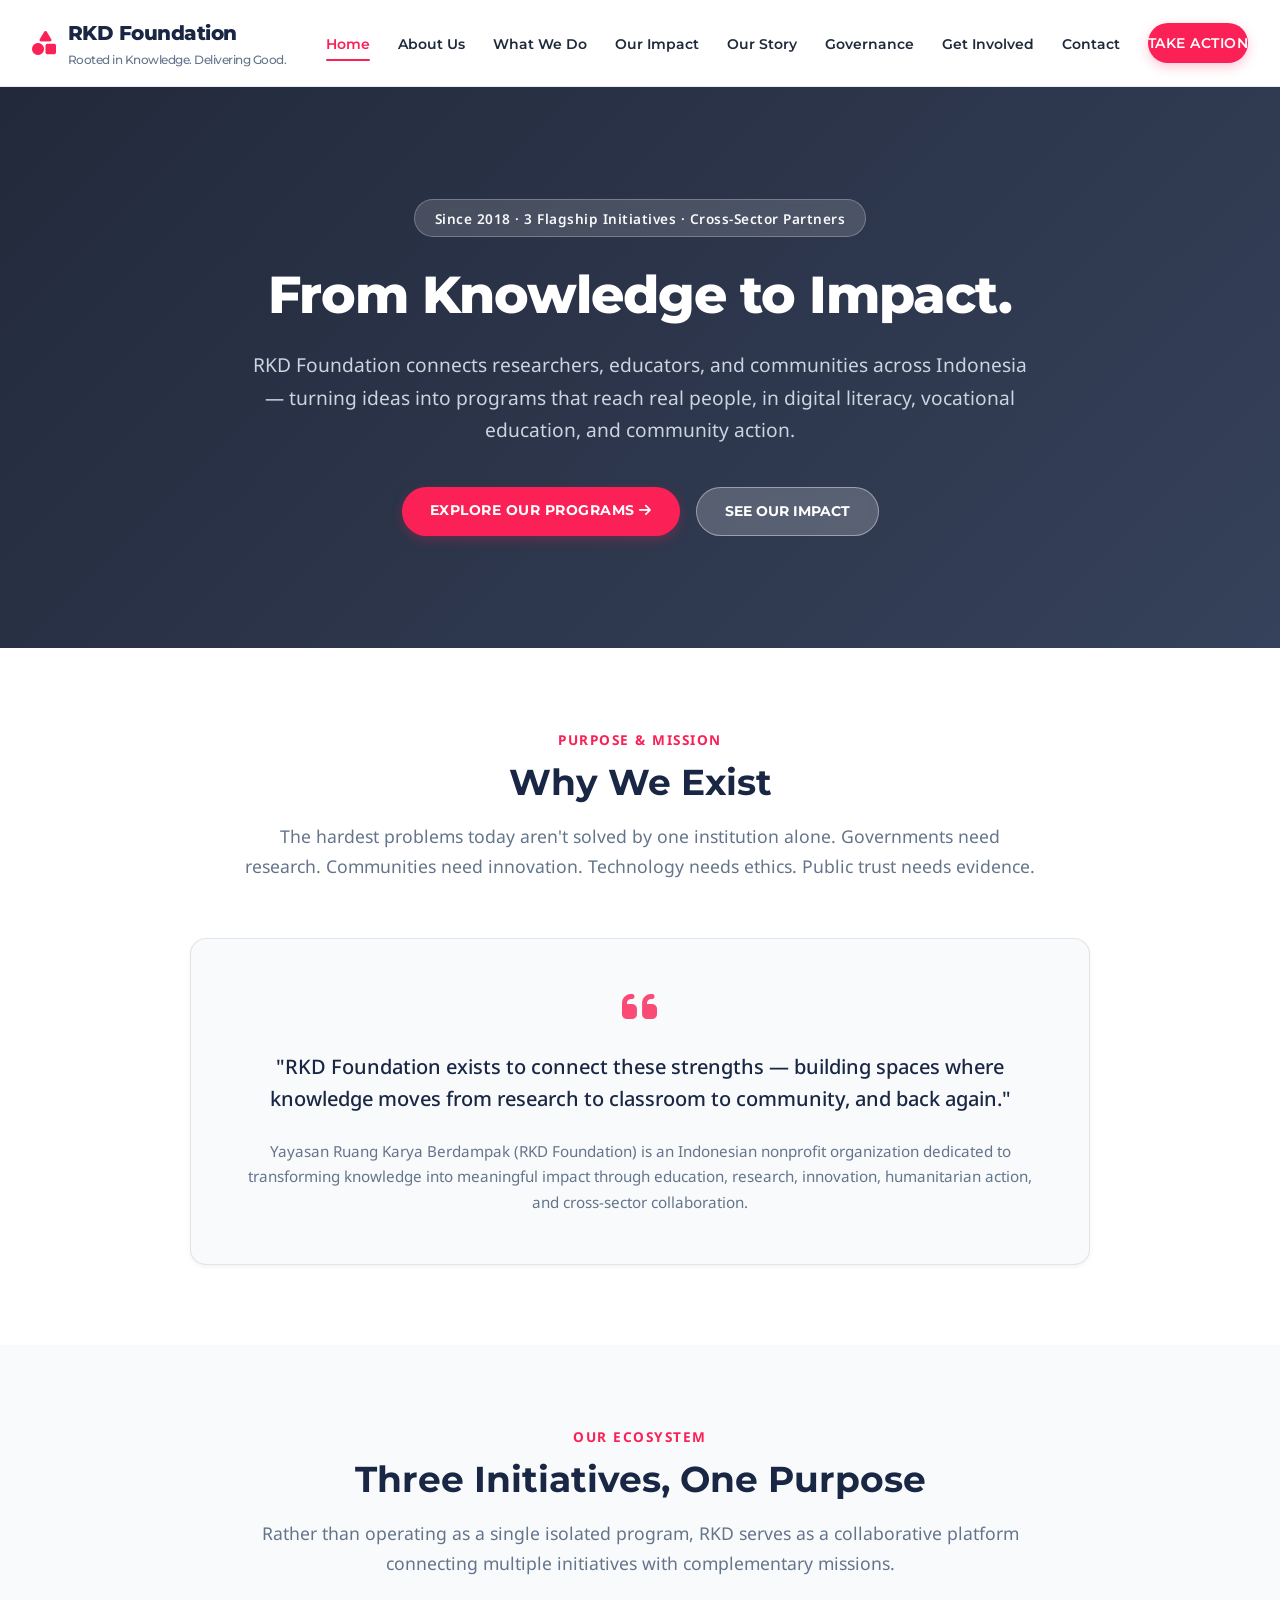
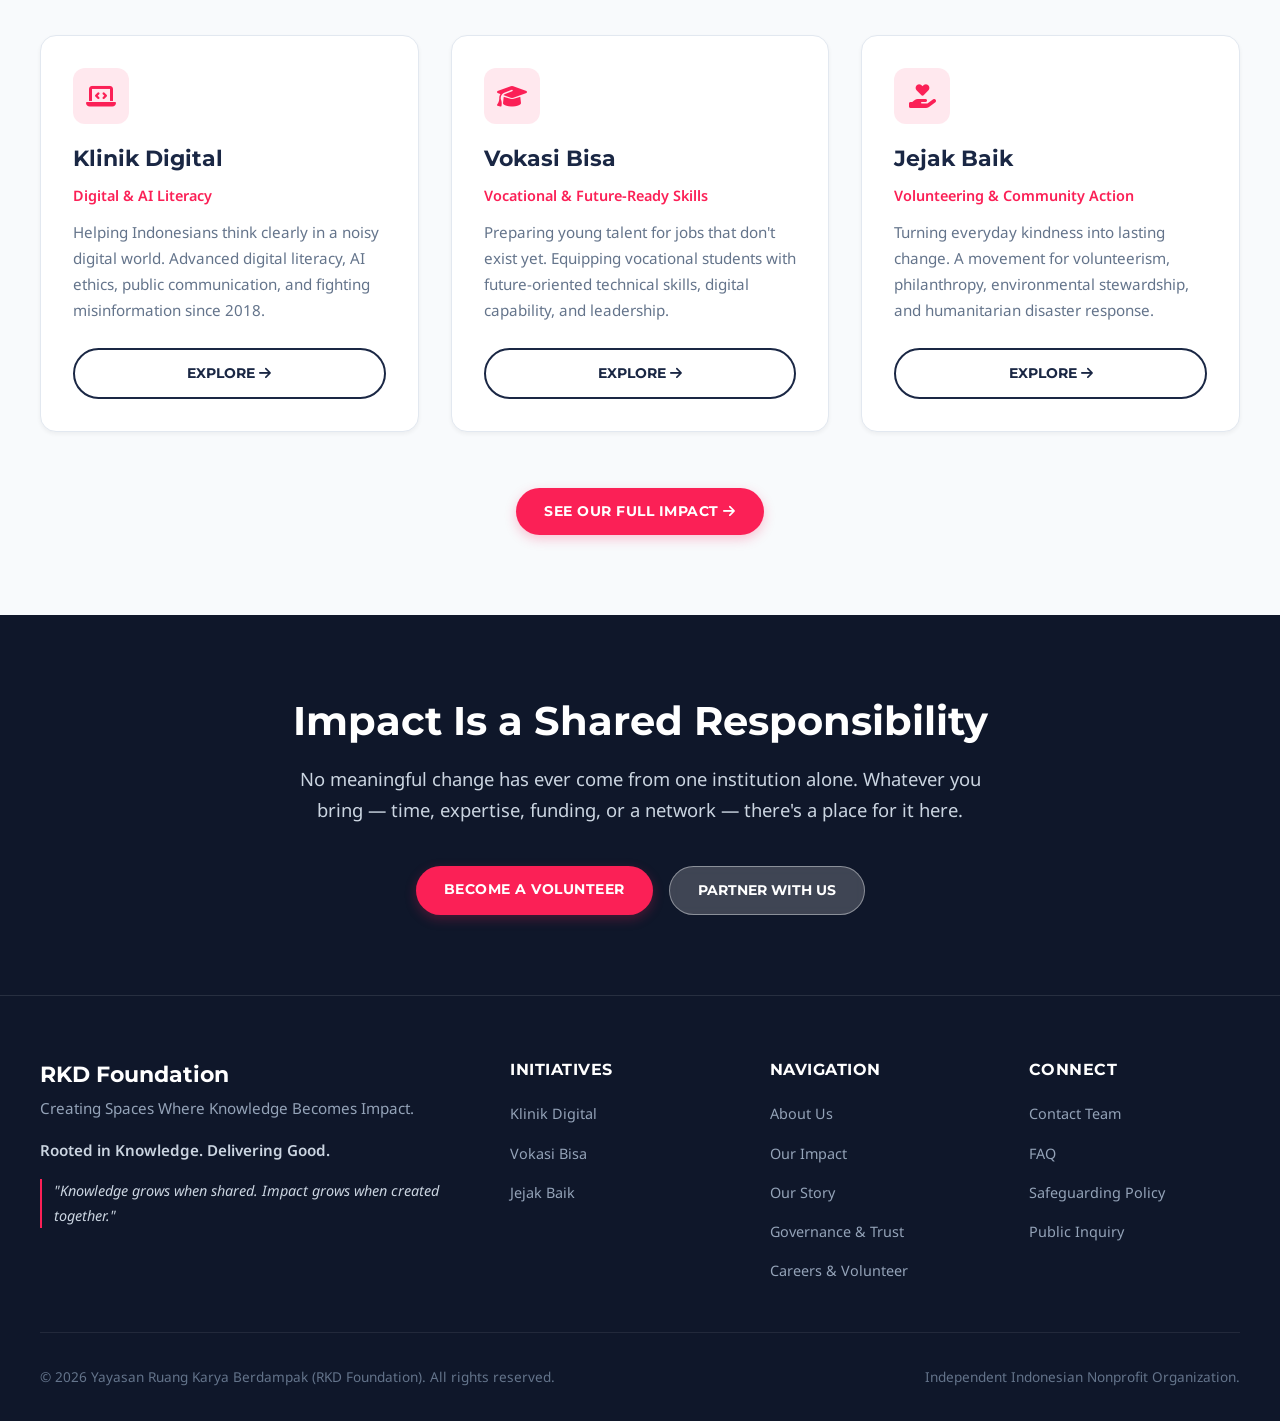
<file: index.html>
<!DOCTYPE html>
<html lang="id">
<head>
  <meta charset="UTF-8">
  <meta name="viewport" content="width=device-width, initial-scale=1.0">
  <title>RKD Foundation — From Knowledge to Impact</title>
  <link rel="stylesheet" href="css/style.css">
  <link rel="stylesheet" href="https://cdnjs.cloudflare.com/ajax/libs/font-awesome/6.4.0/css/all.min.css">
</head>
<body>

  <!-- HEADER -->
  <header class="site-header">
    <div class="header-container">
      <a href="index.html" class="brand-logo">
        <i class="fa-solid fa-shapes" style="color: var(--accent-red); font-size: 1.5rem;"></i>
        <div>
          RKD Foundation
          <span class="brand-tagline">Rooted in Knowledge. Delivering Good.</span>
        </div>
      </a>
      
      <button class="mobile-menu-toggle" aria-label="Toggle Navigation">
        <i class="fa-solid fa-bars"></i>
      </button>

      <ul class="nav-links">
        <li><a href="index.html" class="active">Home</a></li>
        <li><a href="about.html">About Us</a></li>
        <li><a href="what-we-do.html">What We Do</a></li>
        <li><a href="our-impact.html">Our Impact</a></li>
        <li><a href="our-story.html">Our Story</a></li>
        <li><a href="governance.html">Governance</a></li>
        <li><a href="get-involved.html">Get Involved</a></li>
        <li><a href="contact.html">Contact</a></li>
        <li><a href="get-involved.html" class="btn-cta">Take Action</a></li>
      </ul>
    </div>
  </header>

  <!-- HERO SECTION -->
  <section class="hero-banner">
    <div class="hero-content">
      <span class="hero-badge">Since 2018 · 3 Flagship Initiatives · Cross-Sector Partners</span>
      <h1 class="hero-title">From Knowledge to Impact.</h1>
      <p class="hero-subtitle">
        RKD Foundation connects researchers, educators, and communities across Indonesia — turning ideas into programs that reach real people, in digital literacy, vocational education, and community action.
      </p>
      <div class="hero-actions">
        <a href="what-we-do.html" class="btn-cta">Explore Our Programs <i class="fa-solid fa-arrow-right ml-2"></i></a>
        <a href="our-impact.html" class="btn-light">See Our Impact</a>
      </div>
    </div>
  </section>

  <!-- WHY WE EXIST -->
  <section class="section">
    <div class="container">
      <div class="section-header">
        <span class="section-label">PURPOSE & MISSION</span>
        <h2 class="section-title">Why We Exist</h2>
        <p class="section-description">
          The hardest problems today aren't solved by one institution alone. Governments need research. Communities need innovation. Technology needs ethics. Public trust needs evidence.
        </p>
      </div>

      <div class="card" style="background: var(--bg-light); text-align: center; padding: 3rem; max-width: 900px; margin: 0 auto; border-color: rgba(26,39,68,0.1);">
        <i class="fa-solid fa-quote-left" style="font-size: 2.5rem; color: var(--accent-red); margin-bottom: 1.5rem; opacity: 0.8;"></i>
        <p style="font-size: 1.25rem; font-weight: 500; color: var(--primary-navy); margin-bottom: 1.5rem; line-height: 1.6;">
          "RKD Foundation exists to connect these strengths — building spaces where knowledge moves from research to classroom to community, and back again."
        </p>
        <p style="color: var(--text-muted); font-size: 0.95rem;">
          Yayasan Ruang Karya Berdampak (RKD Foundation) is an Indonesian nonprofit organization dedicated to transforming knowledge into meaningful impact through education, research, innovation, humanitarian action, and cross-sector collaboration.
        </p>
      </div>
    </div>
  </section>

  <!-- THREE INITIATIVES, ONE PURPOSE -->
  <section class="section section-alt">
    <div class="container">
      <div class="section-header">
        <span class="section-label">OUR ECOSYSTEM</span>
        <h2 class="section-title">Three Initiatives, One Purpose</h2>
        <p class="section-description">
          Rather than operating as a single isolated program, RKD serves as a collaborative platform connecting multiple initiatives with complementary missions.
        </p>
      </div>

      <div class="grid-3">
        <!-- Klinik Digital -->
        <div class="card">
          <div class="card-icon">
            <i class="fa-solid fa-laptop-code"></i>
          </div>
          <h3 class="card-title">Klinik Digital</h3>
          <div class="card-subtitle">Digital & AI Literacy</div>
          <p class="card-text">
            Helping Indonesians think clearly in a noisy digital world. Advanced digital literacy, AI ethics, public communication, and fighting misinformation since 2018.
          </p>
          <div class="card-footer">
            <a href="what-we-do.html#klinik-digital" class="btn-secondary" style="width: 100%; text-align: center;">Explore <i class="fa-solid fa-arrow-right"></i></a>
          </div>
        </div>

        <!-- Vokasi Bisa -->
        <div class="card">
          <div class="card-icon">
            <i class="fa-solid fa-graduation-cap"></i>
          </div>
          <h3 class="card-title">Vokasi Bisa</h3>
          <div class="card-subtitle">Vocational & Future-Ready Skills</div>
          <p class="card-text">
            Preparing young talent for jobs that don't exist yet. Equipping vocational students with future-oriented technical skills, digital capability, and leadership.
          </p>
          <div class="card-footer">
            <a href="what-we-do.html#vokasi-bisa" class="btn-secondary" style="width: 100%; text-align: center;">Explore <i class="fa-solid fa-arrow-right"></i></a>
          </div>
        </div>

        <!-- Jejak Baik -->
        <div class="card">
          <div class="card-icon">
            <i class="fa-solid fa-hand-holding-heart"></i>
          </div>
          <h3 class="card-title">Jejak Baik</h3>
          <div class="card-subtitle">Volunteering & Community Action</div>
          <p class="card-text">
            Turning everyday kindness into lasting change. A movement for volunteerism, philanthropy, environmental stewardship, and humanitarian disaster response.
          </p>
          <div class="card-footer">
            <a href="what-we-do.html#jejak-baik" class="btn-secondary" style="width: 100%; text-align: center;">Explore <i class="fa-solid fa-arrow-right"></i></a>
          </div>
        </div>
      </div>

      <div style="text-align: center; margin-top: 3.5rem;">
        <a href="our-impact.html" class="btn-cta">See Our Full Impact <i class="fa-solid fa-arrow-right ml-2"></i></a>
      </div>
    </div>
  </section>

  <!-- CALL TO ACTION SECTION -->
  <section class="section section-dark" style="text-align: center;">
    <div class="container">
      <h2 style="font-size: 2.5rem; margin-bottom: 1rem;">Impact Is a Shared Responsibility</h2>
      <p style="color: #cbd5e1; max-width: 700px; margin: 0 auto 2.5rem auto; font-size: 1.15rem;">
        No meaningful change has ever come from one institution alone. Whatever you bring — time, expertise, funding, or a network — there's a place for it here.
      </p>
      <div style="display: flex; justify-content: center; gap: 1rem; flex-wrap: wrap;">
        <a href="get-involved.html" class="btn-cta">Become a Volunteer</a>
        <a href="contact.html" class="btn-light">Partner With Us</a>
      </div>
    </div>
  </section>

  <!-- FOOTER -->
  <footer class="site-footer">
    <div class="footer-container">
      <div class="footer-brand">
        <h3>RKD Foundation</h3>
        <p>Creating Spaces Where Knowledge Becomes Impact.</p>
        <p style="font-weight: 600; color: #cbd5e1; margin-bottom: 1rem;">Rooted in Knowledge. Delivering Good.</p>
        <div class="footer-quote">
          "Knowledge grows when shared. Impact grows when created together."
        </div>
      </div>

      <div class="footer-col">
        <h4>Initiatives</h4>
        <ul class="footer-links">
          <li><a href="what-we-do.html#klinik-digital">Klinik Digital</a></li>
          <li><a href="what-we-do.html#vokasi-bisa">Vokasi Bisa</a></li>
          <li><a href="what-we-do.html#jejak-baik">Jejak Baik</a></li>
        </ul>
      </div>

      <div class="footer-col">
        <h4>Navigation</h4>
        <ul class="footer-links">
          <li><a href="about.html">About Us</a></li>
          <li><a href="our-impact.html">Our Impact</a></li>
          <li><a href="our-story.html">Our Story</a></li>
          <li><a href="governance.html">Governance & Trust</a></li>
          <li><a href="get-involved.html">Careers & Volunteer</a></li>
        </ul>
      </div>

      <div class="footer-col">
        <h4>Connect</h4>
        <ul class="footer-links">
          <li><a href="contact.html">Contact Team</a></li>
          <li><a href="get-involved.html#faq">FAQ</a></li>
          <li><a href="governance.html#safeguarding">Safeguarding Policy</a></li>
          <li><a href="contact.html">Public Inquiry</a></li>
        </ul>
      </div>
    </div>

    <div class="footer-bottom">
      <p>&copy; 2026 Yayasan Ruang Karya Berdampak (RKD Foundation). All rights reserved.</p>
      <p>Independent Indonesian Nonprofit Organization.</p>
    </div>
  </footer>

  <script src="js/main.js"></script>
</body>
</html>
</file>
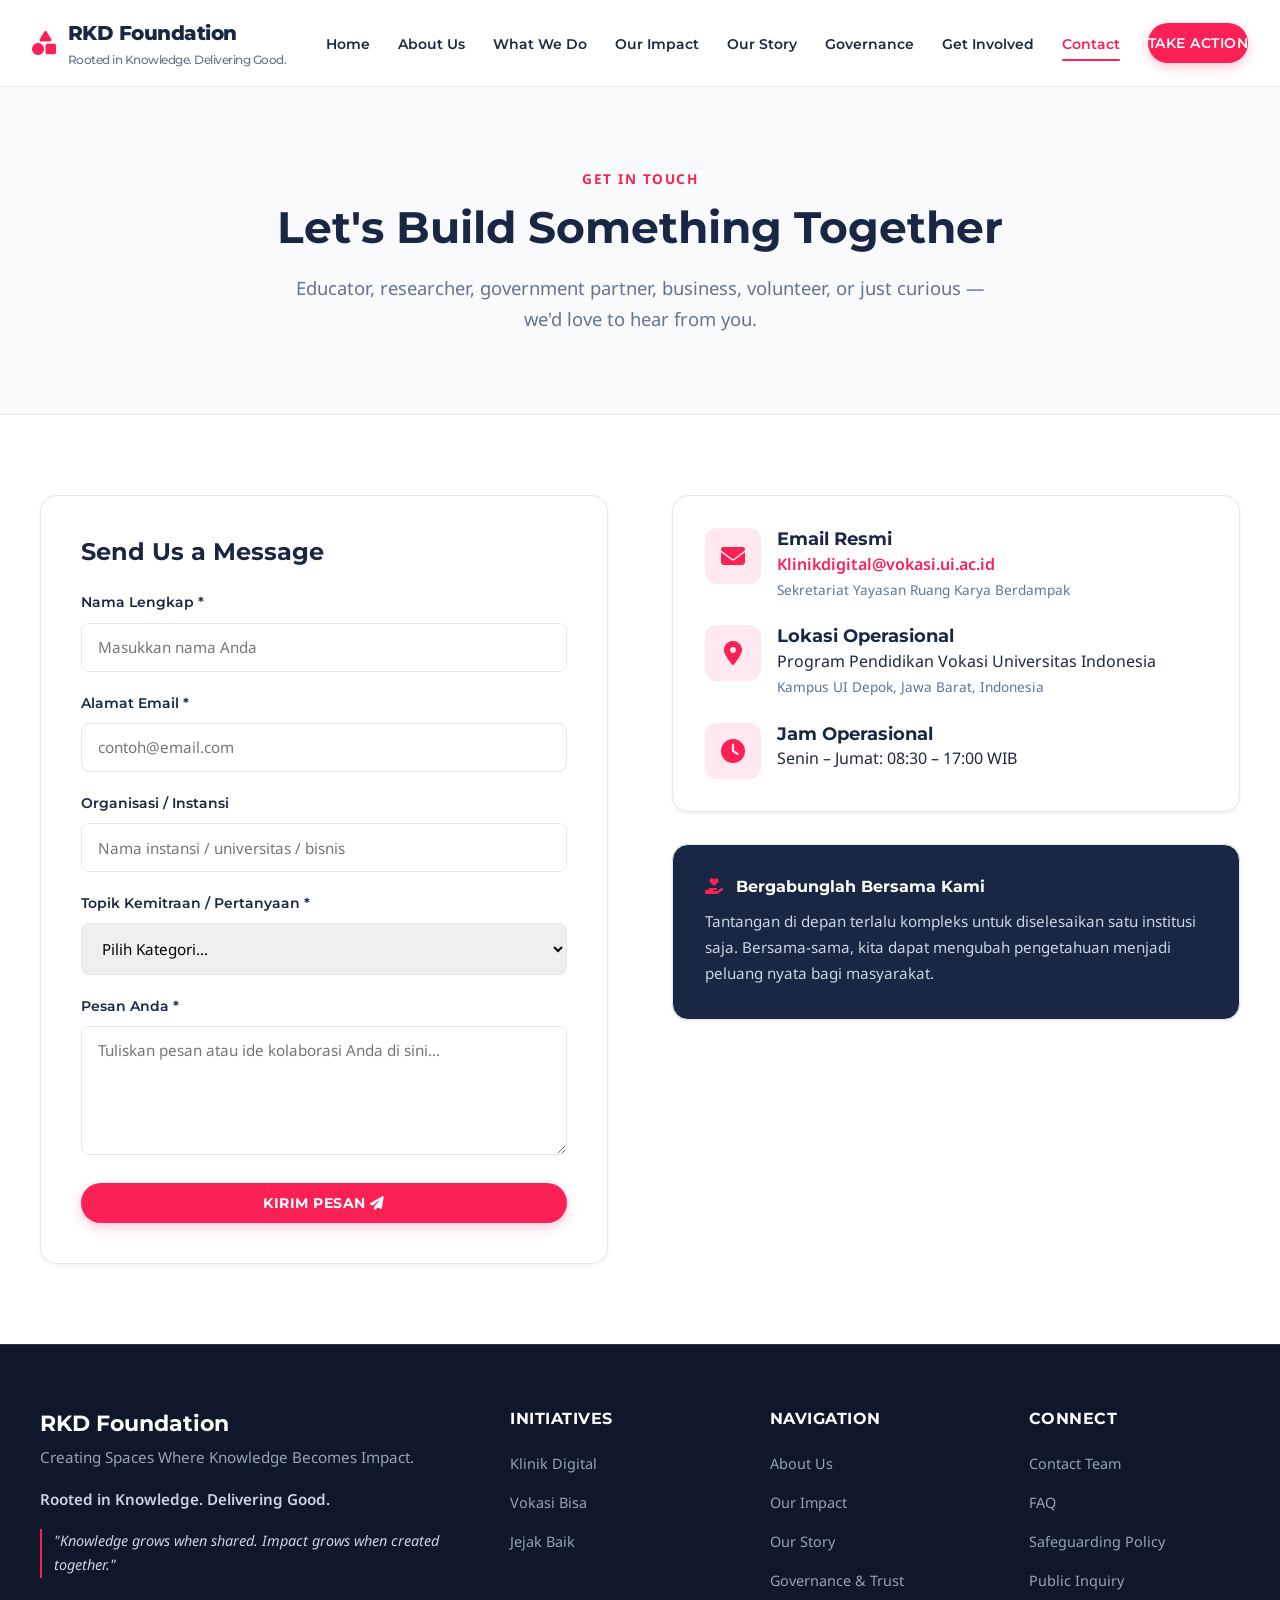
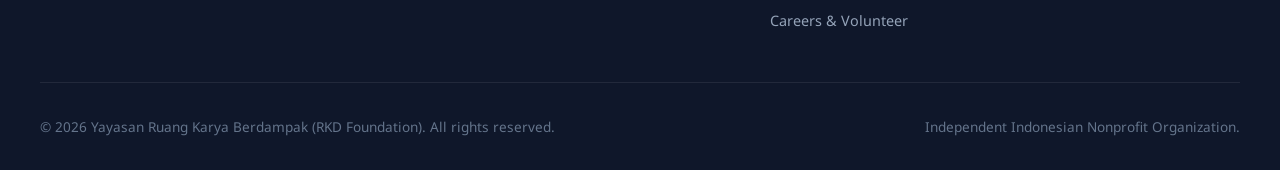
<file: contact.html>
<!DOCTYPE html>
<html lang="id">
<head>
  <meta charset="UTF-8">
  <meta name="viewport" content="width=device-width, initial-scale=1.0">
  <title>Contact Us — RKD Foundation</title>
  <link rel="stylesheet" href="css/style.css">
  <link rel="stylesheet" href="https://cdnjs.cloudflare.com/ajax/libs/font-awesome/6.4.0/css/all.min.css">
</head>
<body>

  <!-- HEADER -->
  <header class="site-header">
    <div class="header-container">
      <a href="index.html" class="brand-logo">
        <i class="fa-solid fa-shapes" style="color: var(--accent-red); font-size: 1.5rem;"></i>
        <div>
          RKD Foundation
          <span class="brand-tagline">Rooted in Knowledge. Delivering Good.</span>
        </div>
      </a>
      
      <button class="mobile-menu-toggle" aria-label="Toggle Navigation">
        <i class="fa-solid fa-bars"></i>
      </button>

      <ul class="nav-links">
        <li><a href="index.html">Home</a></li>
        <li><a href="about.html">About Us</a></li>
        <li><a href="what-we-do.html">What We Do</a></li>
        <li><a href="our-impact.html">Our Impact</a></li>
        <li><a href="our-story.html">Our Story</a></li>
        <li><a href="governance.html">Governance</a></li>
        <li><a href="get-involved.html">Get Involved</a></li>
        <li><a href="contact.html" class="active">Contact</a></li>
        <li><a href="get-involved.html" class="btn-cta">Take Action</a></li>
      </ul>
    </div>
  </header>

  <!-- PAGE HERO -->
  <section class="page-hero">
    <div class="container">
      <span class="section-label">GET IN TOUCH</span>
      <h1 class="page-hero-title">Let's Build Something Together</h1>
      <p class="page-hero-subtitle">
        Educator, researcher, government partner, business, volunteer, or just curious — we'd love to hear from you.
      </p>
    </div>
  </section>

  <!-- CONTACT FORM & INFO -->
  <section class="section">
    <div class="container">
      <div class="grid-2" style="gap: 4rem;">
        <!-- Contact Form -->
        <div class="card" style="padding: 2.5rem;">
          <h3 style="font-size: 1.5rem; margin-bottom: 1.5rem;">Send Us a Message</h3>
          
          <form id="contactForm">
            <div class="form-group">
              <label class="form-label" for="name">Nama Lengkap *</label>
              <input type="text" id="name" class="form-input" placeholder="Masukkan nama Anda" required>
            </div>

            <div class="form-group">
              <label class="form-label" for="email">Alamat Email *</label>
              <input type="email" id="email" class="form-input" placeholder="contoh@email.com" required>
            </div>

            <div class="form-group">
              <label class="form-label" for="org">Organisasi / Instansi</label>
              <input type="text" id="org" class="form-input" placeholder="Nama instansi / universitas / bisnis">
            </div>

            <div class="form-group">
              <label class="form-label" for="topic">Topik Kemitraan / Pertanyaan *</label>
              <select id="topic" class="form-input" required>
                <option value="">Pilih Kategori...</option>
                <option value="partnership">Kemitraan Instansi / CSR</option>
                <option value="volunteer">Pendaftaran Relawan (Jejak Baik)</option>
                <option value="education">Modul / Pelatihan (Klinik Digital / Vokasi Bisa)</option>
                <option value="research">Riset & Hibah Penelitian</option>
                <option value="media">Media & Pers</option>
                <option value="other">Pertanyaan Umum</option>
              </select>
            </div>

            <div class="form-group">
              <label class="form-label" for="message">Pesan Anda *</label>
              <textarea id="message" class="form-textarea" rows="5" placeholder="Tuliskan pesan atau ide kolaborasi Anda di sini..." required></textarea>
            </div>

            <button type="submit" class="btn-cta" style="width: 100%;">Kirim Pesan <i class="fa-solid fa-paper-plane ml-2"></i></button>
          </form>
        </div>

        <!-- Contact Info & Details -->
        <div>
          <div class="card" style="padding: 2rem; margin-bottom: 2rem;">
            <div style="display: flex; gap: 1rem; align-items: flex-start; margin-bottom: 1.5rem;">
              <div class="card-icon" style="margin-bottom: 0;"><i class="fa-solid fa-envelope"></i></div>
              <div>
                <h4 style="font-size: 1.1rem;">Email Resmi</h4>
                <p style="color: var(--accent-red); font-weight: 600;">Klinikdigital@vokasi.ui.ac.id</p>
                <p style="color: var(--text-muted); font-size: 0.85rem;">Sekretariat Yayasan Ruang Karya Berdampak</p>
              </div>
            </div>

            <div style="display: flex; gap: 1rem; align-items: flex-start; margin-bottom: 1.5rem;">
              <div class="card-icon" style="margin-bottom: 0;"><i class="fa-solid fa-location-dot"></i></div>
              <div>
                <h4 style="font-size: 1.1rem;">Lokasi Operasional</h4>
                <p style="color: var(--text-dark);">Program Pendidikan Vokasi Universitas Indonesia</p>
                <p style="color: var(--text-muted); font-size: 0.85rem;">Kampus UI Depok, Jawa Barat, Indonesia</p>
              </div>
            </div>

            <div style="display: flex; gap: 1rem; align-items: flex-start;">
              <div class="card-icon" style="margin-bottom: 0;"><i class="fa-solid fa-clock"></i></div>
              <div>
                <h4 style="font-size: 1.1rem;">Jam Operasional</h4>
                <p style="color: var(--text-dark);">Senin – Jumat: 08:30 – 17:00 WIB</p>
              </div>
            </div>
          </div>

          <div class="card" style="background: var(--primary-navy); color: #fff; padding: 2rem;">
            <h4 style="color: #fff; margin-bottom: 0.75rem;"><i class="fa-solid fa-hand-holding-heart" style="color: var(--accent-red); margin-right: 8px;"></i> Bergabunglah Bersama Kami</h4>
            <p style="color: #cbd5e1; font-size: 0.95rem;">
              Tantangan di depan terlalu kompleks untuk diselesaikan satu institusi saja. Bersama-sama, kita dapat mengubah pengetahuan menjadi peluang nyata bagi masyarakat.
            </p>
          </div>
        </div>
      </div>
    </div>
  </section>

  <!-- FOOTER -->
  <footer class="site-footer">
    <div class="footer-container">
      <div class="footer-brand">
        <h3>RKD Foundation</h3>
        <p>Creating Spaces Where Knowledge Becomes Impact.</p>
        <p style="font-weight: 600; color: #cbd5e1; margin-bottom: 1rem;">Rooted in Knowledge. Delivering Good.</p>
        <div class="footer-quote">
          "Knowledge grows when shared. Impact grows when created together."
        </div>
      </div>

      <div class="footer-col">
        <h4>Initiatives</h4>
        <ul class="footer-links">
          <li><a href="what-we-do.html#klinik-digital">Klinik Digital</a></li>
          <li><a href="what-we-do.html#vokasi-bisa">Vokasi Bisa</a></li>
          <li><a href="what-we-do.html#jejak-baik">Jejak Baik</a></li>
        </ul>
      </div>

      <div class="footer-col">
        <h4>Navigation</h4>
        <ul class="footer-links">
          <li><a href="about.html">About Us</a></li>
          <li><a href="our-impact.html">Our Impact</a></li>
          <li><a href="our-story.html">Our Story</a></li>
          <li><a href="governance.html">Governance & Trust</a></li>
          <li><a href="get-involved.html">Careers & Volunteer</a></li>
        </ul>
      </div>

      <div class="footer-col">
        <h4>Connect</h4>
        <ul class="footer-links">
          <li><a href="contact.html">Contact Team</a></li>
          <li><a href="get-involved.html#faq">FAQ</a></li>
          <li><a href="governance.html#safeguarding">Safeguarding Policy</a></li>
          <li><a href="contact.html">Public Inquiry</a></li>
        </ul>
      </div>
    </div>

    <div class="footer-bottom">
      <p>&copy; 2026 Yayasan Ruang Karya Berdampak (RKD Foundation). All rights reserved.</p>
      <p>Independent Indonesian Nonprofit Organization.</p>
    </div>
  </footer>

  <script src="js/main.js"></script>
</body>
</html>
</file>
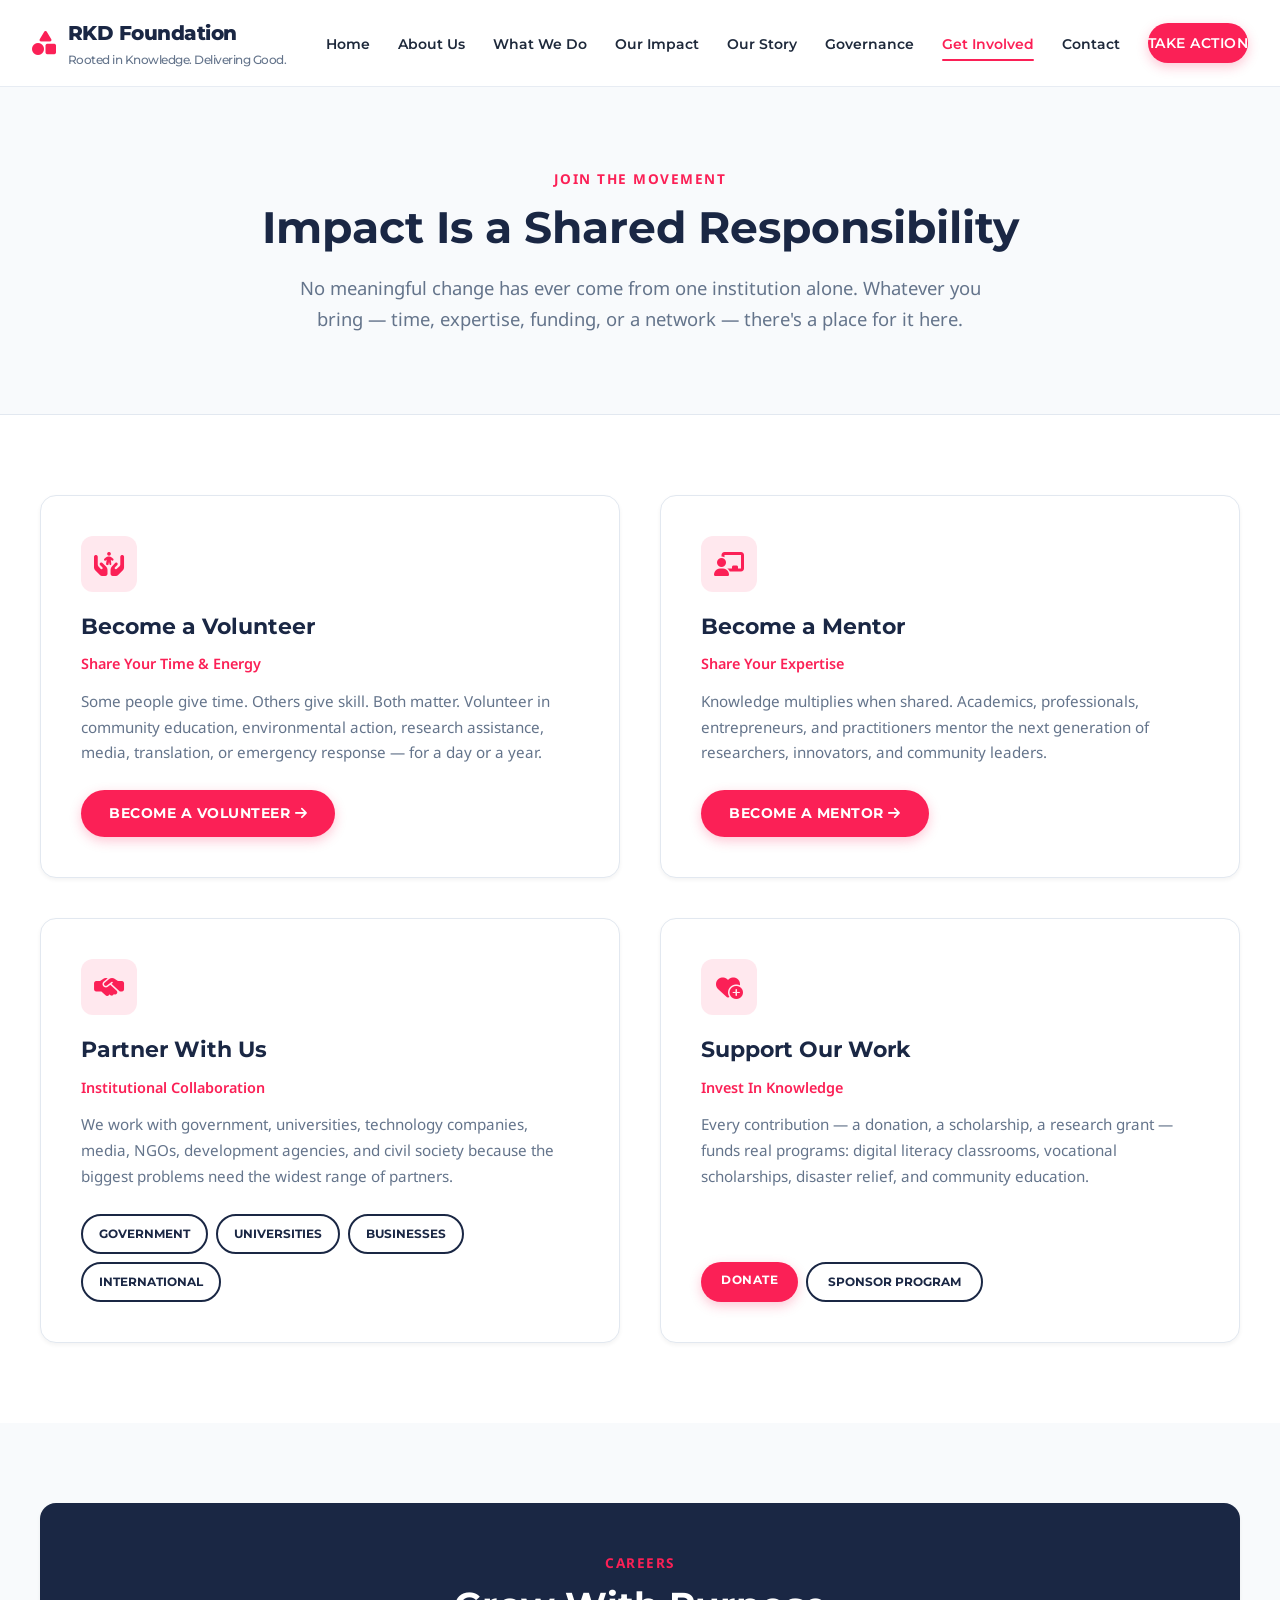
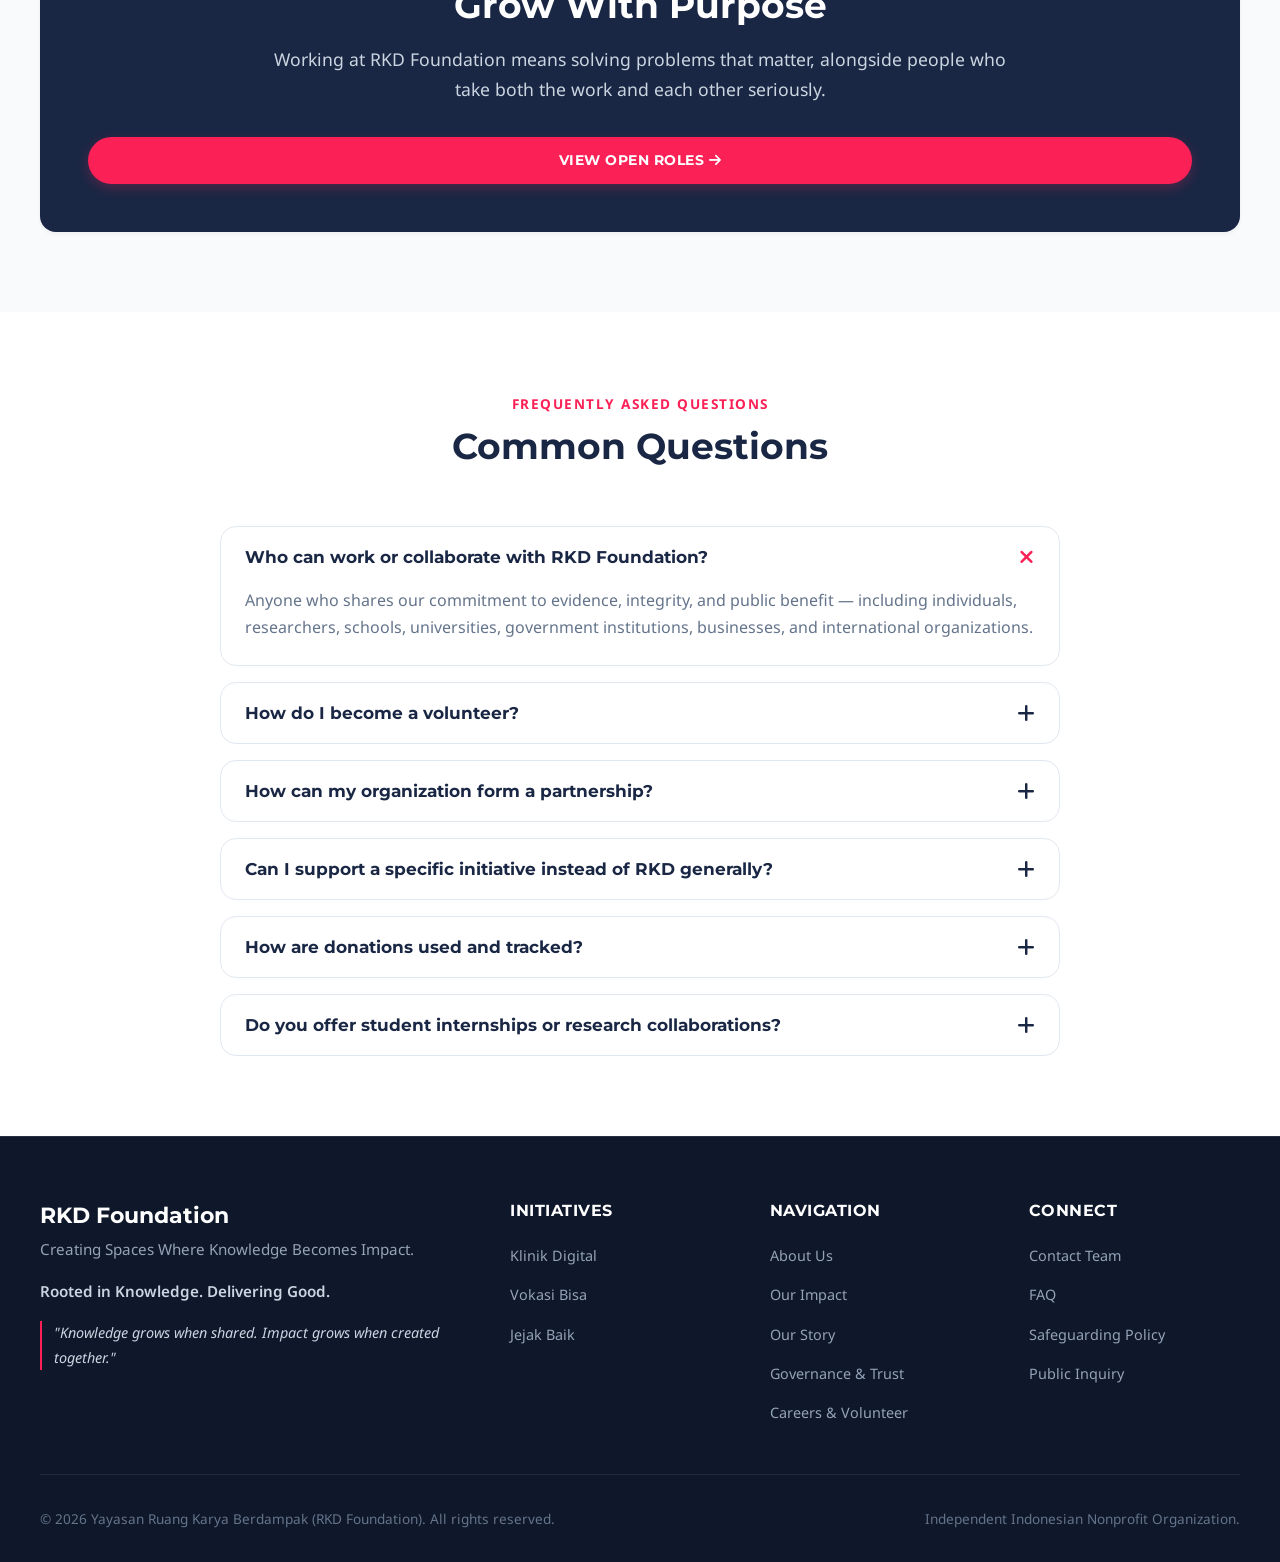
<file: get-involved.html>
<!DOCTYPE html>
<html lang="id">
<head>
  <meta charset="UTF-8">
  <meta name="viewport" content="width=device-width, initial-scale=1.0">
  <title>Get Involved — RKD Foundation</title>
  <link rel="stylesheet" href="css/style.css">
  <link rel="stylesheet" href="https://cdnjs.cloudflare.com/ajax/libs/font-awesome/6.4.0/css/all.min.css">
</head>
<body>

  <!-- HEADER -->
  <header class="site-header">
    <div class="header-container">
      <a href="index.html" class="brand-logo">
        <i class="fa-solid fa-shapes" style="color: var(--accent-red); font-size: 1.5rem;"></i>
        <div>
          RKD Foundation
          <span class="brand-tagline">Rooted in Knowledge. Delivering Good.</span>
        </div>
      </a>
      
      <button class="mobile-menu-toggle" aria-label="Toggle Navigation">
        <i class="fa-solid fa-bars"></i>
      </button>

      <ul class="nav-links">
        <li><a href="index.html">Home</a></li>
        <li><a href="about.html">About Us</a></li>
        <li><a href="what-we-do.html">What We Do</a></li>
        <li><a href="our-impact.html">Our Impact</a></li>
        <li><a href="our-story.html">Our Story</a></li>
        <li><a href="governance.html">Governance</a></li>
        <li><a href="get-involved.html" class="active">Get Involved</a></li>
        <li><a href="contact.html">Contact</a></li>
        <li><a href="get-involved.html" class="btn-cta">Take Action</a></li>
      </ul>
    </div>
  </header>

  <!-- PAGE HERO -->
  <section class="page-hero">
    <div class="container">
      <span class="section-label">JOIN THE MOVEMENT</span>
      <h1 class="page-hero-title">Impact Is a Shared Responsibility</h1>
      <p class="page-hero-subtitle">
        No meaningful change has ever come from one institution alone. Whatever you bring — time, expertise, funding, or a network — there's a place for it here.
      </p>
    </div>
  </section>

  <!-- 4 WAYS TO CONTRIBUTE -->
  <section class="section">
    <div class="container">
      <div class="grid-2">
        <!-- 1. VOLUNTEER -->
        <div class="card" style="padding: 2.5rem;">
          <div class="card-icon"><i class="fa-solid fa-hands-holding-child"></i></div>
          <h3 class="card-title">Become a Volunteer</h3>
          <div class="card-subtitle">Share Your Time & Energy</div>
          <p class="card-text">
            Some people give time. Others give skill. Both matter. Volunteer in community education, environmental action, research assistance, media, translation, or emergency response — for a day or a year.
          </p>
          <div class="card-footer">
            <a href="contact.html?type=volunteer" class="btn-cta">Become a Volunteer <i class="fa-solid fa-arrow-right ml-2"></i></a>
          </div>
        </div>

        <!-- 2. MENTOR -->
        <div class="card" style="padding: 2.5rem;">
          <div class="card-icon"><i class="fa-solid fa-chalkboard-user"></i></div>
          <h3 class="card-title">Become a Mentor</h3>
          <div class="card-subtitle">Share Your Expertise</div>
          <p class="card-text">
            Knowledge multiplies when shared. Academics, professionals, entrepreneurs, and practitioners mentor the next generation of researchers, innovators, and community leaders.
          </p>
          <div class="card-footer">
            <a href="contact.html?type=mentor" class="btn-cta">Become a Mentor <i class="fa-solid fa-arrow-right ml-2"></i></a>
          </div>
        </div>

        <!-- 3. PARTNER -->
        <div class="card" style="padding: 2.5rem;">
          <div class="card-icon"><i class="fa-solid fa-handshake-simple"></i></div>
          <h3 class="card-title">Partner With Us</h3>
          <div class="card-subtitle">Institutional Collaboration</div>
          <p class="card-text">
            We work with government, universities, technology companies, media, NGOs, development agencies, and civil society because the biggest problems need the widest range of partners.
          </p>
          <div style="display: flex; gap: 0.5rem; flex-wrap: wrap;">
            <a href="contact.html?partner=gov" class="btn-secondary" style="font-size: 0.75rem; padding: 0.5rem 1rem;">Government</a>
            <a href="contact.html?partner=univ" class="btn-secondary" style="font-size: 0.75rem; padding: 0.5rem 1rem;">Universities</a>
            <a href="contact.html?partner=biz" class="btn-secondary" style="font-size: 0.75rem; padding: 0.5rem 1rem;">Businesses</a>
            <a href="contact.html?partner=intl" class="btn-secondary" style="font-size: 0.75rem; padding: 0.5rem 1rem;">International</a>
          </div>
        </div>

        <!-- 4. SUPPORT OUR WORK -->
        <div class="card" style="padding: 2.5rem;">
          <div class="card-icon"><i class="fa-solid fa-heart-circle-plus"></i></div>
          <h3 class="card-title">Support Our Work</h3>
          <div class="card-subtitle">Invest In Knowledge</div>
          <p class="card-text">
            Every contribution — a donation, a scholarship, a research grant — funds real programs: digital literacy classrooms, vocational scholarships, disaster relief, and community education.
          </p>
          <div style="display: flex; gap: 0.5rem; flex-wrap: wrap;">
            <a href="contact.html?type=donate" class="btn-cta" style="font-size: 0.75rem; padding: 0.5rem 1.25rem;">Donate</a>
            <a href="contact.html?type=sponsor" class="btn-secondary" style="font-size: 0.75rem; padding: 0.5rem 1.25rem;">Sponsor Program</a>
          </div>
        </div>
      </div>
    </div>
  </section>

  <!-- CAREERS -->
  <section class="section section-alt">
    <div class="container">
      <div class="card" style="background: var(--primary-navy); color: #fff; padding: 3rem; text-align: center; border: none;">
        <span class="section-label" style="color: var(--accent-red);">CAREERS</span>
        <h2 style="color: #fff; font-size: 2.25rem; margin-bottom: 1rem;">Grow With Purpose</h2>
        <p style="color: #cbd5e1; font-size: 1.1rem; max-width: 750px; margin: 0 auto 2rem auto;">
          Working at RKD Foundation means solving problems that matter, alongside people who take both the work and each other seriously.
        </p>
        <a href="contact.html?type=careers" class="btn-cta">View Open Roles <i class="fa-solid fa-arrow-right ml-2"></i></a>
      </div>
    </div>
  </section>

  <!-- FAQ SECTION -->
  <section id="faq" class="section">
    <div class="container">
      <div class="section-header">
        <span class="section-label">FREQUENTLY ASKED QUESTIONS</span>
        <h2 class="section-title">Common Questions</h2>
      </div>

      <div class="accordion">
        <!-- Q1 -->
        <div class="accordion-item active">
          <button class="accordion-header">
            <span>Who can work or collaborate with RKD Foundation?</span>
            <i class="fa-solid fa-plus accordion-icon"></i>
          </button>
          <div class="accordion-body">
            <p>Anyone who shares our commitment to evidence, integrity, and public benefit — including individuals, researchers, schools, universities, government institutions, businesses, and international organizations.</p>
          </div>
        </div>

        <!-- Q2 -->
        <div class="accordion-item">
          <button class="accordion-header">
            <span>How do I become a volunteer?</span>
            <i class="fa-solid fa-plus accordion-icon"></i>
          </button>
          <div class="accordion-body">
            <p>Complete our short volunteer application form on the Contact page. Our Jejak Baik team will match your skills, interest, and availability with active community projects.</p>
          </div>
        </div>

        <!-- Q3 -->
        <div class="accordion-item">
          <button class="accordion-header">
            <span>How can my organization form a partnership?</span>
            <i class="fa-solid fa-plus accordion-icon"></i>
          </button>
          <div class="accordion-body">
            <p>Reach out to our Partnership Team via our contact form with a brief summary of your organization's goals. We will schedule a discovery call within 2-3 business days.</p>
          </div>
        </div>

        <!-- Q4 -->
        <div class="accordion-item">
          <button class="accordion-header">
            <span>Can I support a specific initiative instead of RKD generally?</span>
            <i class="fa-solid fa-plus accordion-icon"></i>
          </button>
          <div class="accordion-body">
            <p>Yes! Contributions, grants, and sponsorships can be explicitly directed to any of our 3 initiatives: Klinik Digital, Vokasi Bisa, or Jejak Baik.</p>
          </div>
        </div>

        <!-- Q5 -->
        <div class="accordion-item">
          <button class="accordion-header">
            <span>How are donations used and tracked?</span>
            <i class="fa-solid fa-plus accordion-icon"></i>
          </button>
          <div class="accordion-body">
            <p>Every contribution is reported through our annual financial statements and independent audits under our strict Monitoring, Evaluation, and Learning (MEL) framework.</p>
          </div>
        </div>

        <!-- Q6 -->
        <div class="accordion-item">
          <button class="accordion-header">
            <span>Do you offer student internships or research collaborations?</span>
            <i class="fa-solid fa-plus accordion-icon"></i>
          </button>
          <div class="accordion-body">
            <p>Yes, we offer internship roles and academic research collaborations across digital literacy, AI ethics, vocational training, and social innovation. Check our Careers page or contact us directly.</p>
          </div>
        </div>
      </div>
    </div>
  </section>

  <!-- FOOTER -->
  <footer class="site-footer">
    <div class="footer-container">
      <div class="footer-brand">
        <h3>RKD Foundation</h3>
        <p>Creating Spaces Where Knowledge Becomes Impact.</p>
        <p style="font-weight: 600; color: #cbd5e1; margin-bottom: 1rem;">Rooted in Knowledge. Delivering Good.</p>
        <div class="footer-quote">
          "Knowledge grows when shared. Impact grows when created together."
        </div>
      </div>

      <div class="footer-col">
        <h4>Initiatives</h4>
        <ul class="footer-links">
          <li><a href="what-we-do.html#klinik-digital">Klinik Digital</a></li>
          <li><a href="what-we-do.html#vokasi-bisa">Vokasi Bisa</a></li>
          <li><a href="what-we-do.html#jejak-baik">Jejak Baik</a></li>
        </ul>
      </div>

      <div class="footer-col">
        <h4>Navigation</h4>
        <ul class="footer-links">
          <li><a href="about.html">About Us</a></li>
          <li><a href="our-impact.html">Our Impact</a></li>
          <li><a href="our-story.html">Our Story</a></li>
          <li><a href="governance.html">Governance & Trust</a></li>
          <li><a href="get-involved.html">Careers & Volunteer</a></li>
        </ul>
      </div>

      <div class="footer-col">
        <h4>Connect</h4>
        <ul class="footer-links">
          <li><a href="contact.html">Contact Team</a></li>
          <li><a href="get-involved.html#faq">FAQ</a></li>
          <li><a href="governance.html#safeguarding">Safeguarding Policy</a></li>
          <li><a href="contact.html">Public Inquiry</a></li>
        </ul>
      </div>
    </div>

    <div class="footer-bottom">
      <p>&copy; 2026 Yayasan Ruang Karya Berdampak (RKD Foundation). All rights reserved.</p>
      <p>Independent Indonesian Nonprofit Organization.</p>
    </div>
  </footer>

  <script src="js/main.js"></script>
</body>
</html>
</file>
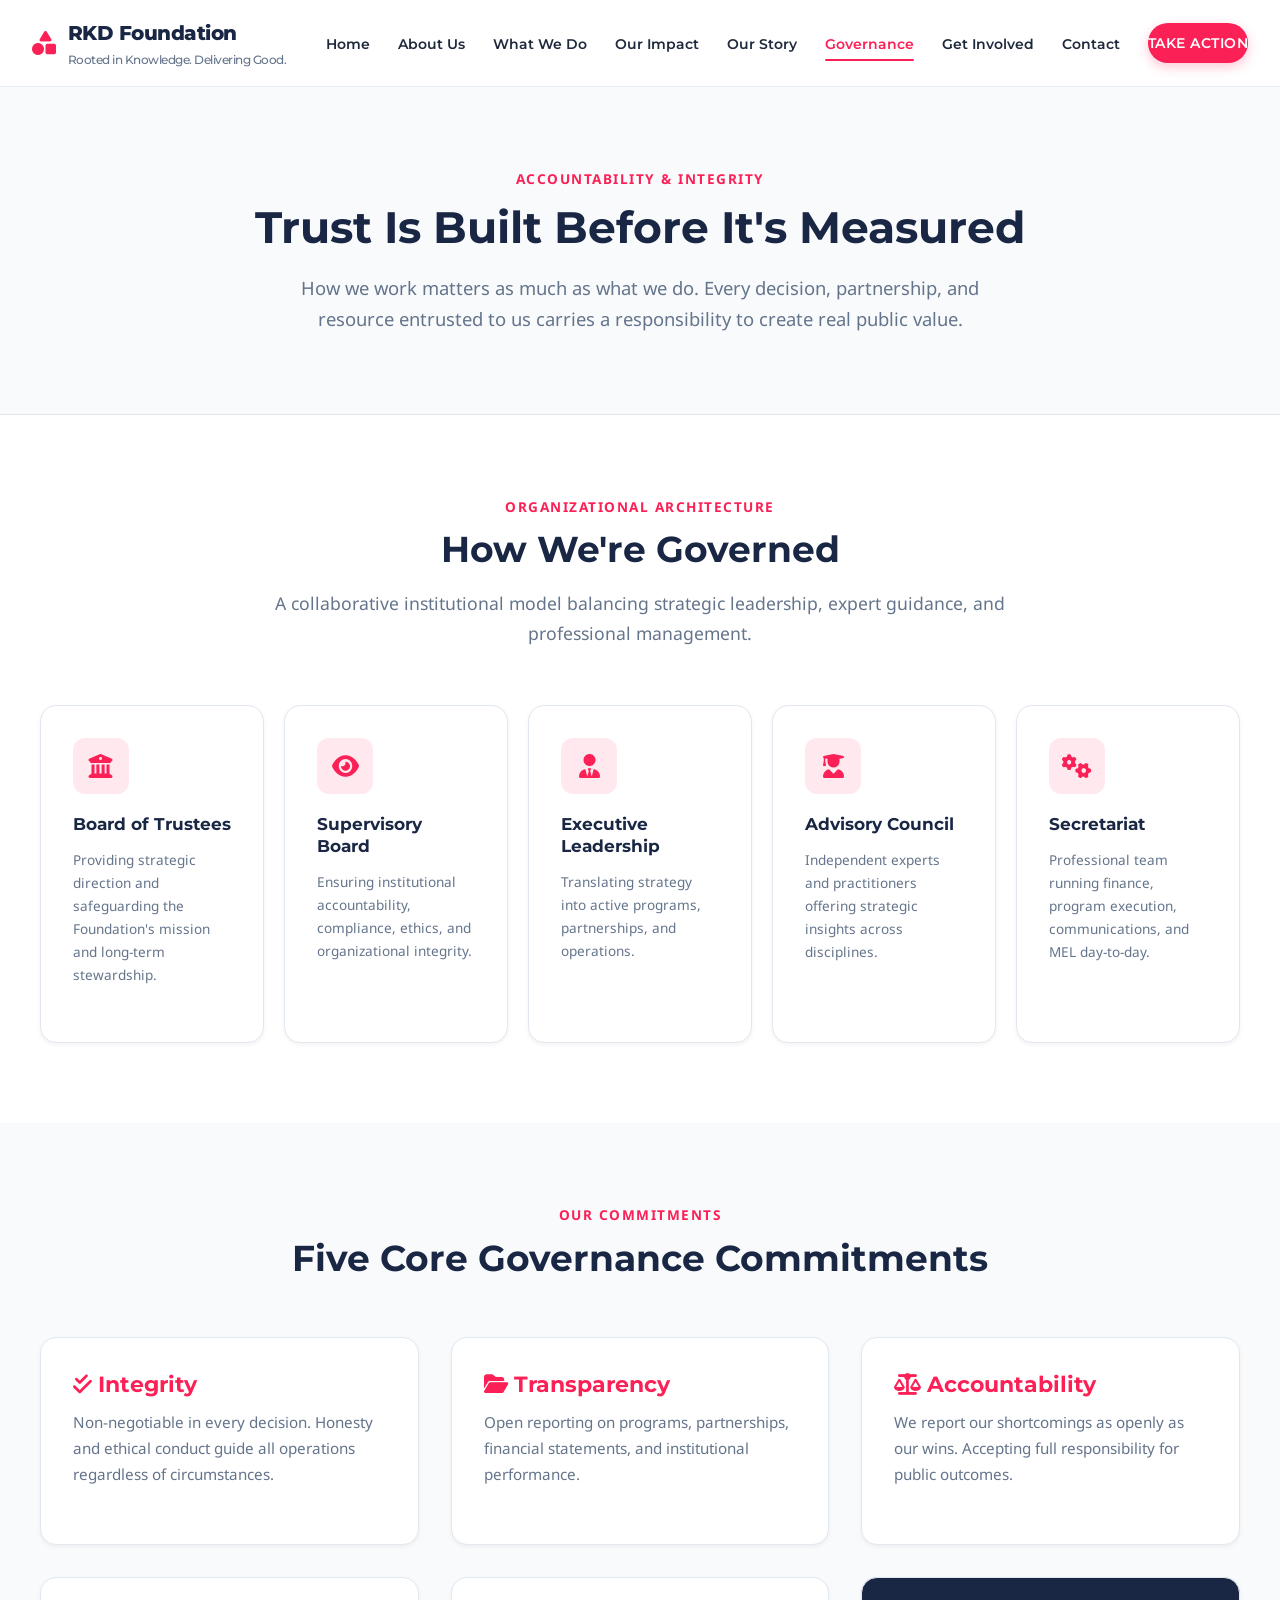
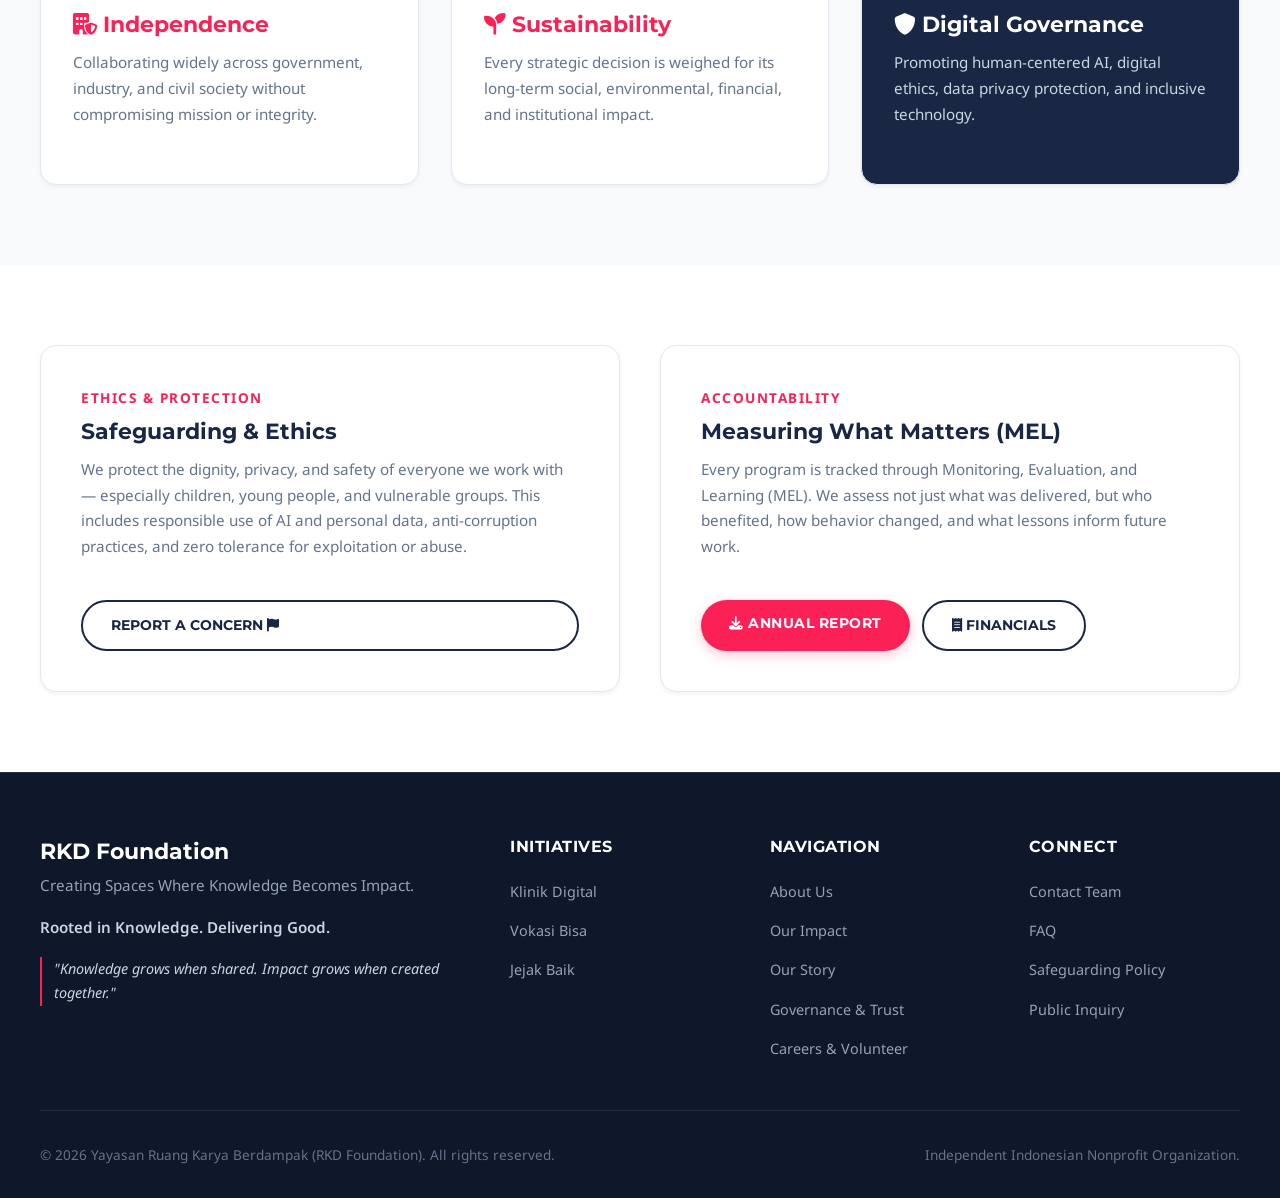
<file: governance.html>
<!DOCTYPE html>
<html lang="id">
<head>
  <meta charset="UTF-8">
  <meta name="viewport" content="width=device-width, initial-scale=1.0">
  <title>Governance & Trust — RKD Foundation</title>
  <link rel="stylesheet" href="css/style.css">
  <link rel="stylesheet" href="https://cdnjs.cloudflare.com/ajax/libs/font-awesome/6.4.0/css/all.min.css">
</head>
<body>

  <!-- HEADER -->
  <header class="site-header">
    <div class="header-container">
      <a href="index.html" class="brand-logo">
        <i class="fa-solid fa-shapes" style="color: var(--accent-red); font-size: 1.5rem;"></i>
        <div>
          RKD Foundation
          <span class="brand-tagline">Rooted in Knowledge. Delivering Good.</span>
        </div>
      </a>
      
      <button class="mobile-menu-toggle" aria-label="Toggle Navigation">
        <i class="fa-solid fa-bars"></i>
      </button>

      <ul class="nav-links">
        <li><a href="index.html">Home</a></li>
        <li><a href="about.html">About Us</a></li>
        <li><a href="what-we-do.html">What We Do</a></li>
        <li><a href="our-impact.html">Our Impact</a></li>
        <li><a href="our-story.html">Our Story</a></li>
        <li><a href="governance.html" class="active">Governance</a></li>
        <li><a href="get-involved.html">Get Involved</a></li>
        <li><a href="contact.html">Contact</a></li>
        <li><a href="get-involved.html" class="btn-cta">Take Action</a></li>
      </ul>
    </div>
  </header>

  <!-- PAGE HERO -->
  <section class="page-hero">
    <div class="container">
      <span class="section-label">ACCOUNTABILITY & INTEGRITY</span>
      <h1 class="page-hero-title">Trust Is Built Before It's Measured</h1>
      <p class="page-hero-subtitle">
        How we work matters as much as what we do. Every decision, partnership, and resource entrusted to us carries a responsibility to create real public value.
      </p>
    </div>
  </section>

  <!-- GOVERNANCE STRUCTURE -->
  <section class="section">
    <div class="container">
      <div class="section-header">
        <span class="section-label">ORGANIZATIONAL ARCHITECTURE</span>
        <h2 class="section-title">How We're Governed</h2>
        <p class="section-description">A collaborative institutional model balancing strategic leadership, expert guidance, and professional management.</p>
      </div>

      <div class="grid-5">
        <div class="card">
          <div class="card-icon"><i class="fa-solid fa-building-columns"></i></div>
          <h4 class="card-title" style="font-size: 1.05rem;">Board of Trustees</h4>
          <p class="card-text" style="font-size: 0.85rem;">Providing strategic direction and safeguarding the Foundation's mission and long-term stewardship.</p>
        </div>

        <div class="card">
          <div class="card-icon"><i class="fa-solid fa-eye"></i></div>
          <h4 class="card-title" style="font-size: 1.05rem;">Supervisory Board</h4>
          <p class="card-text" style="font-size: 0.85rem;">Ensuring institutional accountability, compliance, ethics, and organizational integrity.</p>
        </div>

        <div class="card">
          <div class="card-icon"><i class="fa-solid fa-user-tie"></i></div>
          <h4 class="card-title" style="font-size: 1.05rem;">Executive Leadership</h4>
          <p class="card-text" style="font-size: 0.85rem;">Translating strategy into active programs, partnerships, and operations.</p>
        </div>

        <div class="card">
          <div class="card-icon"><i class="fa-solid fa-user-graduate"></i></div>
          <h4 class="card-title" style="font-size: 1.05rem;">Advisory Council</h4>
          <p class="card-text" style="font-size: 0.85rem;">Independent experts and practitioners offering strategic insights across disciplines.</p>
        </div>

        <div class="card">
          <div class="card-icon"><i class="fa-solid fa-gears"></i></div>
          <h4 class="card-title" style="font-size: 1.05rem;">Secretariat</h4>
          <p class="card-text" style="font-size: 0.85rem;">Professional team running finance, program execution, communications, and MEL day-to-day.</p>
        </div>
      </div>
    </div>
  </section>

  <!-- GOVERNANCE COMMITMENTS -->
  <section class="section section-alt">
    <div class="container">
      <div class="section-header">
        <span class="section-label">OUR COMMITMENTS</span>
        <h2 class="section-title">Five Core Governance Commitments</h2>
      </div>

      <div class="grid-3">
        <div class="card">
          <h4 class="card-title" style="color: var(--accent-red);"><i class="fa-solid fa-check-double"></i> Integrity</h4>
          <p class="card-text">Non-negotiable in every decision. Honesty and ethical conduct guide all operations regardless of circumstances.</p>
        </div>

        <div class="card">
          <h4 class="card-title" style="color: var(--accent-red);"><i class="fa-solid fa-folder-open"></i> Transparency</h4>
          <p class="card-text">Open reporting on programs, partnerships, financial statements, and institutional performance.</p>
        </div>

        <div class="card">
          <h4 class="card-title" style="color: var(--accent-red);"><i class="fa-solid fa-scale-balanced"></i> Accountability</h4>
          <p class="card-text">We report our shortcomings as openly as our wins. Accepting full responsibility for public outcomes.</p>
        </div>

        <div class="card">
          <h4 class="card-title" style="color: var(--accent-red);"><i class="fa-solid fa-building-shield"></i> Independence</h4>
          <p class="card-text">Collaborating widely across government, industry, and civil society without compromising mission or integrity.</p>
        </div>

        <div class="card">
          <h4 class="card-title" style="color: var(--accent-red);"><i class="fa-solid fa-seedling"></i> Sustainability</h4>
          <p class="card-text">Every strategic decision is weighed for its long-term social, environmental, financial, and institutional impact.</p>
        </div>

        <div class="card" style="background: var(--primary-navy); color: #fff;">
          <h4 class="card-title" style="color: #fff;"><i class="fa-solid fa-shield"></i> Digital Governance</h4>
          <p class="card-text" style="color: #cbd5e1;">Promoting human-centered AI, digital ethics, data privacy protection, and inclusive technology.</p>
        </div>
      </div>
    </div>
  </section>

  <!-- SAFEGUARDING & MEL -->
  <section id="safeguarding" class="section">
    <div class="container">
      <div class="grid-2">
        <div class="card" style="padding: 2.5rem;">
          <span class="section-label">ETHICS & PROTECTION</span>
          <h3 class="card-title">Safeguarding & Ethics</h3>
          <p class="card-text">
            We protect the dignity, privacy, and safety of everyone we work with — especially children, young people, and vulnerable groups. This includes responsible use of AI and personal data, anti-corruption practices, and zero tolerance for exploitation or abuse.
          </p>
          <a href="contact.html" class="btn-secondary" style="margin-top: 1rem;">Report a Concern <i class="fa-solid fa-flag"></i></a>
        </div>

        <div id="reports" class="card" style="padding: 2.5rem;">
          <span class="section-label">ACCOUNTABILITY</span>
          <h3 class="card-title">Measuring What Matters (MEL)</h3>
          <p class="card-text">
            Every program is tracked through Monitoring, Evaluation, and Learning (MEL). We assess not just what was delivered, but who benefited, how behavior changed, and what lessons inform future work.
          </p>
          <div style="display: flex; gap: 0.75rem; margin-top: 1rem; flex-wrap: wrap;">
            <a href="#" class="btn-cta" onclick="alert('Laporan Tahunan PDF dapat diunduh di sini.'); return false;"><i class="fa-solid fa-download"></i> Annual Report</a>
            <a href="#" class="btn-secondary" onclick="alert('Laporan Keuangan Audit PDF dapat diunduh di sini.'); return false;"><i class="fa-solid fa-receipt"></i> Financials</a>
          </div>
        </div>
      </div>
    </div>
  </section>

  <!-- FOOTER -->
  <footer class="site-footer">
    <div class="footer-container">
      <div class="footer-brand">
        <h3>RKD Foundation</h3>
        <p>Creating Spaces Where Knowledge Becomes Impact.</p>
        <p style="font-weight: 600; color: #cbd5e1; margin-bottom: 1rem;">Rooted in Knowledge. Delivering Good.</p>
        <div class="footer-quote">
          "Knowledge grows when shared. Impact grows when created together."
        </div>
      </div>

      <div class="footer-col">
        <h4>Initiatives</h4>
        <ul class="footer-links">
          <li><a href="what-we-do.html#klinik-digital">Klinik Digital</a></li>
          <li><a href="what-we-do.html#vokasi-bisa">Vokasi Bisa</a></li>
          <li><a href="what-we-do.html#jejak-baik">Jejak Baik</a></li>
        </ul>
      </div>

      <div class="footer-col">
        <h4>Navigation</h4>
        <ul class="footer-links">
          <li><a href="about.html">About Us</a></li>
          <li><a href="our-impact.html">Our Impact</a></li>
          <li><a href="our-story.html">Our Story</a></li>
          <li><a href="governance.html">Governance & Trust</a></li>
          <li><a href="get-involved.html">Careers & Volunteer</a></li>
        </ul>
      </div>

      <div class="footer-col">
        <h4>Connect</h4>
        <ul class="footer-links">
          <li><a href="contact.html">Contact Team</a></li>
          <li><a href="get-involved.html#faq">FAQ</a></li>
          <li><a href="governance.html#safeguarding">Safeguarding Policy</a></li>
          <li><a href="contact.html">Public Inquiry</a></li>
        </ul>
      </div>
    </div>

    <div class="footer-bottom">
      <p>&copy; 2026 Yayasan Ruang Karya Berdampak (RKD Foundation). All rights reserved.</p>
      <p>Independent Indonesian Nonprofit Organization.</p>
    </div>
  </footer>

  <script src="js/main.js"></script>
</body>
</html>
</file>
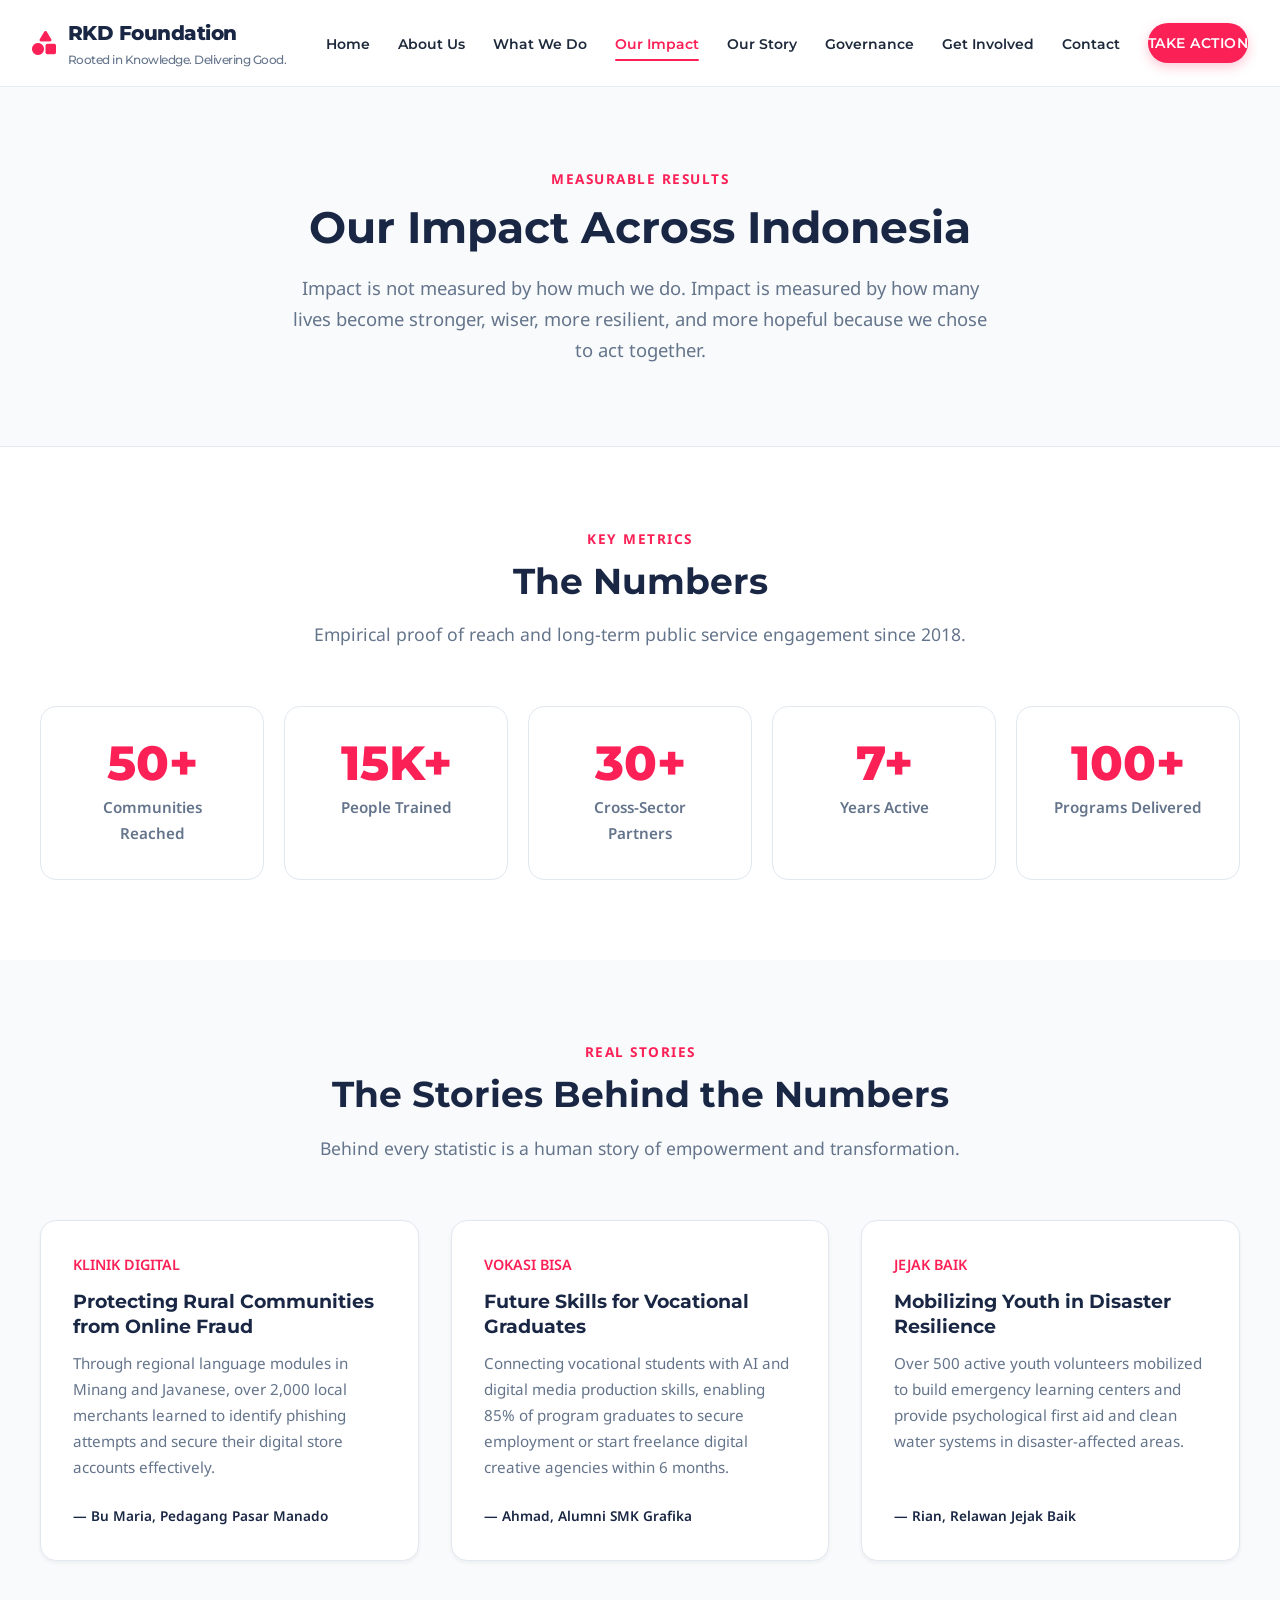
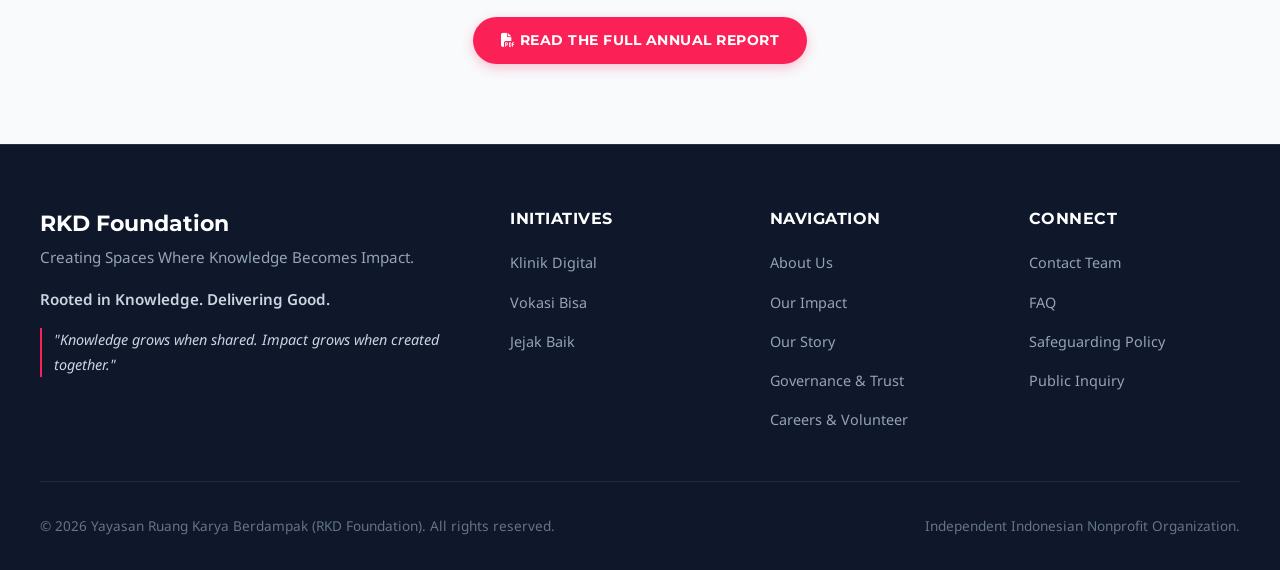
<file: our-impact.html>
<!DOCTYPE html>
<html lang="id">
<head>
  <meta charset="UTF-8">
  <meta name="viewport" content="width=device-width, initial-scale=1.0">
  <title>Our Impact — RKD Foundation</title>
  <link rel="stylesheet" href="css/style.css">
  <link rel="stylesheet" href="https://cdnjs.cloudflare.com/ajax/libs/font-awesome/6.4.0/css/all.min.css">
</head>
<body>

  <!-- HEADER -->
  <header class="site-header">
    <div class="header-container">
      <a href="index.html" class="brand-logo">
        <i class="fa-solid fa-shapes" style="color: var(--accent-red); font-size: 1.5rem;"></i>
        <div>
          RKD Foundation
          <span class="brand-tagline">Rooted in Knowledge. Delivering Good.</span>
        </div>
      </a>
      
      <button class="mobile-menu-toggle" aria-label="Toggle Navigation">
        <i class="fa-solid fa-bars"></i>
      </button>

      <ul class="nav-links">
        <li><a href="index.html">Home</a></li>
        <li><a href="about.html">About Us</a></li>
        <li><a href="what-we-do.html">What We Do</a></li>
        <li><a href="our-impact.html" class="active">Our Impact</a></li>
        <li><a href="our-story.html">Our Story</a></li>
        <li><a href="governance.html">Governance</a></li>
        <li><a href="get-involved.html">Get Involved</a></li>
        <li><a href="contact.html">Contact</a></li>
        <li><a href="get-involved.html" class="btn-cta">Take Action</a></li>
      </ul>
    </div>
  </header>

  <!-- PAGE HERO -->
  <section class="page-hero">
    <div class="container">
      <span class="section-label">MEASURABLE RESULTS</span>
      <h1 class="page-hero-title">Our Impact Across Indonesia</h1>
      <p class="page-hero-subtitle">
        Impact is not measured by how much we do. Impact is measured by how many lives become stronger, wiser, more resilient, and more hopeful because we chose to act together.
      </p>
    </div>
  </section>

  <!-- THE NUMBERS -->
  <section class="section">
    <div class="container">
      <div class="section-header">
        <span class="section-label">KEY METRICS</span>
        <h2 class="section-title">The Numbers</h2>
        <p class="section-description">Empirical proof of reach and long-term public service engagement since 2018.</p>
      </div>

      <div class="grid-5">
        <div class="stat-box">
          <div class="stat-number">50+</div>
          <div class="stat-label">Communities Reached</div>
        </div>
        <div class="stat-box">
          <div class="stat-number">15K+</div>
          <div class="stat-label">People Trained</div>
        </div>
        <div class="stat-box">
          <div class="stat-number">30+</div>
          <div class="stat-label">Cross-Sector Partners</div>
        </div>
        <div class="stat-box">
          <div class="stat-number">7+</div>
          <div class="stat-label">Years Active</div>
        </div>
        <div class="stat-box">
          <div class="stat-number">100+</div>
          <div class="stat-label">Programs Delivered</div>
        </div>
      </div>
    </div>
  </section>

  <!-- STORIES BEHIND THE NUMBERS -->
  <section class="section section-alt">
    <div class="container">
      <div class="section-header">
        <span class="section-label">REAL STORIES</span>
        <h2 class="section-title">The Stories Behind the Numbers</h2>
        <p class="section-description">Behind every statistic is a human story of empowerment and transformation.</p>
      </div>

      <div class="grid-3">
        <!-- Story 1 -->
        <div class="card">
          <span class="card-subtitle">KLINIK DIGITAL</span>
          <h3 class="card-title" style="font-size: 1.2rem;">Protecting Rural Communities from Online Fraud</h3>
          <p class="card-text">
            Through regional language modules in Minang and Javanese, over 2,000 local merchants learned to identify phishing attempts and secure their digital store accounts effectively.
          </p>
          <div style="font-size: 0.85rem; font-weight: 600; color: var(--primary-navy);">
            — Bu Maria, Pedagang Pasar Manado
          </div>
        </div>

        <!-- Story 2 -->
        <div class="card">
          <span class="card-subtitle">VOKASI BISA</span>
          <h3 class="card-title" style="font-size: 1.2rem;">Future Skills for Vocational Graduates</h3>
          <p class="card-text">
            Connecting vocational students with AI and digital media production skills, enabling 85% of program graduates to secure employment or start freelance digital creative agencies within 6 months.
          </p>
          <div style="font-size: 0.85rem; font-weight: 600; color: var(--primary-navy);">
            — Ahmad, Alumni SMK Grafika
          </div>
        </div>

        <!-- Story 3 -->
        <div class="card">
          <span class="card-subtitle">JEJAK BAIK</span>
          <h3 class="card-title" style="font-size: 1.2rem;">Mobilizing Youth in Disaster Resilience</h3>
          <p class="card-text">
            Over 500 active youth volunteers mobilized to build emergency learning centers and provide psychological first aid and clean water systems in disaster-affected areas.
          </p>
          <div style="font-size: 0.85rem; font-weight: 600; color: var(--primary-navy);">
            — Rian, Relawan Jejak Baik
          </div>
        </div>
      </div>

      <div style="text-align: center; margin-top: 3.5rem;">
        <a href="governance.html#reports" class="btn-cta"><i class="fa-solid fa-file-pdf"></i> Read the Full Annual Report</a>
      </div>
    </div>
  </section>

  <!-- FOOTER -->
  <footer class="site-footer">
    <div class="footer-container">
      <div class="footer-brand">
        <h3>RKD Foundation</h3>
        <p>Creating Spaces Where Knowledge Becomes Impact.</p>
        <p style="font-weight: 600; color: #cbd5e1; margin-bottom: 1rem;">Rooted in Knowledge. Delivering Good.</p>
        <div class="footer-quote">
          "Knowledge grows when shared. Impact grows when created together."
        </div>
      </div>

      <div class="footer-col">
        <h4>Initiatives</h4>
        <ul class="footer-links">
          <li><a href="what-we-do.html#klinik-digital">Klinik Digital</a></li>
          <li><a href="what-we-do.html#vokasi-bisa">Vokasi Bisa</a></li>
          <li><a href="what-we-do.html#jejak-baik">Jejak Baik</a></li>
        </ul>
      </div>

      <div class="footer-col">
        <h4>Navigation</h4>
        <ul class="footer-links">
          <li><a href="about.html">About Us</a></li>
          <li><a href="our-impact.html">Our Impact</a></li>
          <li><a href="our-story.html">Our Story</a></li>
          <li><a href="governance.html">Governance & Trust</a></li>
          <li><a href="get-involved.html">Careers & Volunteer</a></li>
        </ul>
      </div>

      <div class="footer-col">
        <h4>Connect</h4>
        <ul class="footer-links">
          <li><a href="contact.html">Contact Team</a></li>
          <li><a href="get-involved.html#faq">FAQ</a></li>
          <li><a href="governance.html#safeguarding">Safeguarding Policy</a></li>
          <li><a href="contact.html">Public Inquiry</a></li>
        </ul>
      </div>
    </div>

    <div class="footer-bottom">
      <p>&copy; 2026 Yayasan Ruang Karya Berdampak (RKD Foundation). All rights reserved.</p>
      <p>Independent Indonesian Nonprofit Organization.</p>
    </div>
  </footer>

  <script src="js/main.js"></script>
</body>
</html>
</file>
<file: css/style.css>
/* RKD Foundation - Squarespace Style Design System */
@import url('https://fonts.googleapis.com/css2?family=Montserrat:wght@500;600;700;800&family=Noto+Sans:wght@400;500;600;700&display=swap');

:root {
  --primary-navy: #1a2744;
  --primary-dark: #0f172a;
  --accent-red: #fb2056;
  --accent-red-hover: #da1c4b;
  --bg-light: #f8fafc;
  --bg-white: #ffffff;
  --bg-dark: #0f172a;
  --text-dark: #1e293b;
  --text-muted: #64748b;
  --text-light: #f1f5f9;
  --border-color: #e2e8f0;
  --shadow-sm: 0 2px 4px rgba(0,0,0,0.05);
  --shadow-md: 0 10px 25px -5px rgba(15, 23, 42, 0.08);
  --shadow-lg: 0 20px 40px -10px rgba(15, 23, 42, 0.15);
  --radius-sm: 8px;
  --radius-md: 16px;
  --radius-pill: 50px;
  --transition: all 0.3s cubic-bezier(0.4, 0, 0.2, 1);
}

* {
  margin: 0;
  padding: 0;
  box-sizing: border-box;
}

html {
  scroll-behavior: smooth;
}

body {
  font-family: 'Noto Sans', sans-serif;
  color: var(--text-dark);
  background-color: var(--bg-white);
  line-height: 1.7;
  font-size: 16px;
}

h1, h2, h3, h4, h5, h6 {
  font-family: 'Montserrat', sans-serif;
  color: var(--primary-navy);
  font-weight: 700;
  line-height: 1.3;
}

a {
  text-decoration: none;
  color: inherit;
  transition: var(--transition);
}

/* ==========================================
   HEADER & NAVIGATION
   ========================================== */
.site-header {
  position: sticky;
  top: 0;
  left: 0;
  width: 100%;
  background: rgba(255, 255, 255, 0.95);
  backdrop-filter: blur(12px);
  -webkit-backdrop-filter: blur(12px);
  border-bottom: 1px solid rgba(226, 232, 240, 0.8);
  z-index: 1000;
  transition: var(--transition);
}

.header-container {
  max-width: 1280px;
  margin: 0 auto;
  padding: 1rem 2rem;
  display: flex;
  justify-content: space-between;
  align-items: center;
}

.brand-logo {
  display: flex;
  align-items: center;
  gap: 12px;
  font-family: 'Montserrat', sans-serif;
  font-weight: 800;
  font-size: 1.25rem;
  color: var(--primary-navy);
  letter-spacing: -0.5px;
}

.brand-logo img {
  height: 44px;
  width: auto;
}

.brand-tagline {
  font-size: 0.75rem;
  color: var(--text-muted);
  font-weight: 500;
  display: block;
}

.nav-links {
  display: flex;
  align-items: center;
  gap: 1.75rem;
  list-style: none;
}

.nav-links a {
  font-family: 'Montserrat', sans-serif;
  font-weight: 600;
  font-size: 0.9rem;
  color: var(--text-dark);
  position: relative;
  padding: 0.5rem 0;
}

.nav-links a:hover,
.nav-links a.active {
  color: var(--accent-red);
}

.nav-links a.active::after {
  content: '';
  position: absolute;
  bottom: 0;
  left: 0;
  width: 100%;
  height: 2px;
  background-color: var(--accent-red);
  border-radius: 2px;
}

.btn-cta {
  background-color: var(--accent-red);
  color: #fff !important;
  font-family: 'Montserrat', sans-serif;
  font-weight: 700;
  font-size: 0.85rem;
  padding: 0.75rem 1.75rem;
  border-radius: var(--radius-pill);
  text-transform: uppercase;
  letter-spacing: 0.5px;
  border: none;
  cursor: pointer;
  box-shadow: 0 4px 12px rgba(251, 32, 86, 0.25);
  transition: var(--transition);
  display: inline-block;
}

.btn-cta:hover {
  background-color: var(--accent-red-hover);
  transform: translateY(-2px);
  box-shadow: 0 6px 16px rgba(251, 32, 86, 0.35);
}

.btn-secondary {
  background-color: transparent;
  color: var(--primary-navy);
  font-family: 'Montserrat', sans-serif;
  font-weight: 700;
  font-size: 0.85rem;
  padding: 0.75rem 1.75rem;
  border-radius: var(--radius-pill);
  text-transform: uppercase;
  border: 2px solid var(--primary-navy);
  cursor: pointer;
  transition: var(--transition);
  display: inline-block;
}

.btn-secondary:hover {
  background-color: var(--primary-navy);
  color: #fff;
  transform: translateY(-2px);
}

.btn-light {
  background-color: rgba(255, 255, 255, 0.2);
  color: #fff !important;
  border: 1px solid rgba(255, 255, 255, 0.4);
  font-family: 'Montserrat', sans-serif;
  font-weight: 700;
  font-size: 0.85rem;
  padding: 0.75rem 1.75rem;
  border-radius: var(--radius-pill);
  text-transform: uppercase;
  display: inline-block;
  backdrop-filter: blur(4px);
}

.btn-light:hover {
  background-color: #ffffff;
  color: var(--primary-navy) !important;
}

.mobile-menu-toggle {
  display: none;
  background: none;
  border: none;
  font-size: 1.5rem;
  color: var(--primary-navy);
  cursor: pointer;
}

/* ==========================================
   HERO SECTIONS
   ========================================== */
.hero-banner {
  position: relative;
  background: linear-gradient(135deg, rgba(15, 23, 42, 0.92), rgba(26, 39, 68, 0.88)),
              url('https://images.unsplash.com/photo-1524178232363-1fb2b075b655?w=1600') center/cover no-repeat;
  color: #fff;
  padding: 7rem 2rem;
  text-align: center;
}

.hero-content {
  max-width: 900px;
  margin: 0 auto;
}

.hero-badge {
  display: inline-block;
  background: rgba(255, 255, 255, 0.15);
  backdrop-filter: blur(8px);
  padding: 0.4rem 1.25rem;
  border-radius: var(--radius-pill);
  font-size: 0.85rem;
  font-weight: 600;
  letter-spacing: 0.5px;
  margin-bottom: 1.5rem;
  border: 1px solid rgba(255, 255, 255, 0.25);
  color: #f8fafc;
}

.hero-title {
  font-size: 3.25rem;
  font-weight: 800;
  color: #ffffff;
  margin-bottom: 1.25rem;
  letter-spacing: -1px;
}

.hero-subtitle {
  font-size: 1.2rem;
  color: #cbd5e1;
  margin-bottom: 2.5rem;
  max-width: 780px;
  margin-left: auto;
  margin-right: auto;
}

.hero-actions {
  display: flex;
  justify-content: center;
  gap: 1rem;
  flex-wrap: wrap;
}

/* Page Header Minimal */
.page-hero {
  background: var(--bg-light);
  padding: 5rem 2rem;
  text-align: center;
  border-bottom: 1px solid var(--border-color);
}

.page-hero-title {
  font-size: 2.75rem;
  color: var(--primary-navy);
  margin-bottom: 1rem;
}

.page-hero-subtitle {
  font-size: 1.15rem;
  color: var(--text-muted);
  max-width: 700px;
  margin: 0 auto;
}

/* ==========================================
   SECTIONS & LAYOUTS
   ========================================== */
.section {
  padding: 5rem 2rem;
}

.section-alt {
  background-color: var(--bg-light);
}

.section-dark {
  background-color: var(--bg-dark);
  color: #fff;
}

.section-dark h1, 
.section-dark h2, 
.section-dark h3 {
  color: #fff;
}

.container {
  max-width: 1200px;
  margin: 0 auto;
}

.section-header {
  text-align: center;
  max-width: 800px;
  margin: 0 auto 3.5rem auto;
}

.section-label {
  text-transform: uppercase;
  color: var(--accent-red);
  font-weight: 700;
  font-size: 0.85rem;
  letter-spacing: 1.5px;
  margin-bottom: 0.5rem;
  display: block;
}

.section-title {
  font-size: 2.25rem;
  color: var(--primary-navy);
  margin-bottom: 1rem;
}

.section-description {
  font-size: 1.1rem;
  color: var(--text-muted);
}

/* ==========================================
   CARDS & GRIDS
   ========================================== */
.grid-2 {
  display: grid;
  grid-template-columns: repeat(2, 1fr);
  gap: 2.5rem;
}

.grid-3 {
  display: grid;
  grid-template-columns: repeat(3, 1fr);
  gap: 2rem;
}

.grid-4 {
  display: grid;
  grid-template-columns: repeat(4, 1fr);
  gap: 1.5rem;
}

.grid-5 {
  display: grid;
  grid-template-columns: repeat(5, 1fr);
  gap: 1.25rem;
}

.card {
  background: var(--bg-white);
  border-radius: var(--radius-md);
  padding: 2rem;
  border: 1px solid var(--border-color);
  box-shadow: var(--shadow-sm);
  transition: var(--transition);
  display: flex;
  flex-direction: column;
}

.card:hover {
  transform: translateY(-4px);
  box-shadow: var(--shadow-md);
  border-color: rgba(26, 39, 68, 0.15);
}

.card-icon {
  width: 56px;
  height: 56px;
  border-radius: 12px;
  background: rgba(251, 32, 86, 0.1);
  color: var(--accent-red);
  display: flex;
  align-items: center;
  justify-content: center;
  font-size: 1.5rem;
  margin-bottom: 1.25rem;
}

.card-title {
  font-size: 1.35rem;
  margin-bottom: 0.75rem;
}

.card-subtitle {
  font-size: 0.9rem;
  color: var(--accent-red);
  font-weight: 600;
  margin-bottom: 0.75rem;
}

.card-text {
  color: var(--text-muted);
  font-size: 0.95rem;
  margin-bottom: 1.5rem;
  flex-grow: 1;
}

.card-footer {
  margin-top: auto;
}

/* Feature Side-by-Side (Alternating) */
.feature-row {
  display: grid;
  grid-template-columns: 1fr 1fr;
  gap: 4rem;
  align-items: center;
  margin-bottom: 4rem;
}

.feature-row:last-child {
  margin-bottom: 0;
}

.feature-row.reverse {
  direction: rtl;
}

.feature-row.reverse > * {
  direction: ltr;
}

.feature-img {
  width: 100%;
  border-radius: var(--radius-md);
  box-shadow: var(--shadow-md);
  object-fit: cover;
  max-height: 420px;
}

.feature-content h3 {
  font-size: 2rem;
  margin-bottom: 0.5rem;
}

.feature-subtitle {
  font-size: 1.1rem;
  color: var(--accent-red);
  font-weight: 600;
  margin-bottom: 1.25rem;
}

.feature-text {
  color: var(--text-muted);
  margin-bottom: 1.5rem;
}

.tag-list {
  display: flex;
  flex-wrap: wrap;
  gap: 0.5rem;
  margin-bottom: 1.5rem;
}

.tag {
  background: var(--bg-light);
  border: 1px solid var(--border-color);
  padding: 0.35rem 0.85rem;
  border-radius: var(--radius-pill);
  font-size: 0.8rem;
  font-weight: 600;
  color: var(--primary-navy);
}

/* Stats Counter */
.stat-box {
  text-align: center;
  padding: 2rem;
  background: var(--bg-white);
  border-radius: var(--radius-md);
  border: 1px solid var(--border-color);
}

.stat-number {
  font-size: 3rem;
  font-weight: 800;
  color: var(--accent-red);
  font-family: 'Montserrat', sans-serif;
  line-height: 1;
  margin-bottom: 0.5rem;
}

.stat-label {
  color: var(--text-muted);
  font-weight: 600;
  font-size: 0.95rem;
}

/* Accordion FAQ */
.accordion {
  display: flex;
  flex-direction: column;
  gap: 1rem;
  max-width: 840px;
  margin: 0 auto;
}

.accordion-item {
  background: var(--bg-white);
  border: 1px solid var(--border-color);
  border-radius: var(--radius-md);
  overflow: hidden;
  transition: var(--transition);
}

.accordion-header {
  width: 100%;
  padding: 1.25rem 1.5rem;
  background: none;
  border: none;
  text-align: left;
  font-family: 'Montserrat', sans-serif;
  font-weight: 700;
  font-size: 1.05rem;
  color: var(--primary-navy);
  display: flex;
  justify-content: space-between;
  align-items: center;
  cursor: pointer;
}

.accordion-icon {
  font-size: 1.25rem;
  transition: var(--transition);
}

.accordion-item.active .accordion-icon {
  transform: rotate(45deg);
  color: var(--accent-red);
}

.accordion-body {
  max-height: 0;
  overflow: hidden;
  transition: max-height 0.3s cubic-bezier(0, 1, 0, 1);
  padding: 0 1.5rem;
}

.accordion-item.active .accordion-body {
  max-height: 1000px;
  transition: max-height 0.3s cubic-bezier(1, 0, 1, 0);
  padding: 0 1.5rem 1.5rem 1.5rem;
  color: var(--text-muted);
}

/* ==========================================
   MODAL POPUP
   ========================================== */
.modal-overlay {
  position: fixed;
  top: 0;
  left: 0;
  width: 100%;
  height: 100%;
  background: rgba(15, 23, 42, 0.75);
  backdrop-filter: blur(6px);
  z-index: 9999;
  display: flex;
  justify-content: center;
  align-items: center;
  padding: 1.5rem;
  opacity: 0;
  visibility: hidden;
  transition: var(--transition);
}

.modal-overlay.active {
  opacity: 1;
  visibility: visible;
}

.modal-content {
  background: var(--bg-white);
  border-radius: var(--radius-md);
  max-width: 800px;
  width: 100%;
  max-height: 85vh;
  overflow-y: auto;
  padding: 2.5rem;
  position: relative;
  box-shadow: var(--shadow-lg);
  transform: translateY(20px);
  transition: var(--transition);
}

.modal-overlay.active .modal-content {
  transform: translateY(0);
}

.modal-close {
  position: absolute;
  top: 1.25rem;
  right: 1.25rem;
  background: var(--bg-light);
  border: none;
  width: 36px;
  height: 36px;
  border-radius: 50%;
  font-size: 1.25rem;
  color: var(--text-dark);
  cursor: pointer;
  display: flex;
  align-items: center;
  justify-content: center;
  transition: var(--transition);
}

.modal-close:hover {
  background: var(--accent-red);
  color: #fff;
}

.modal-grid {
  display: grid;
  grid-template-columns: repeat(3, 1fr);
  gap: 1.25rem;
  margin-top: 1.5rem;
}

.modal-item {
  background: var(--bg-light);
  border: 1px solid var(--border-color);
  border-radius: 12px;
  padding: 1rem;
  text-align: center;
  display: flex;
  flex-direction: column;
  align-items: center;
  transition: var(--transition);
}

.modal-item:hover {
  border-color: var(--primary-navy);
  transform: translateY(-3px);
  background: #eef2f7;
}

.modal-item img {
  width: 100%;
  height: auto;
  max-height: 140px;
  object-fit: contain;
  border-radius: 6px;
  margin-bottom: 0.75rem;
}

.modal-item span {
  font-family: 'Montserrat', sans-serif;
  font-weight: 600;
  font-size: 0.85rem;
  color: var(--primary-navy);
}

/* ==========================================
   FOOTER
   ========================================== */
.site-footer {
  background-color: var(--primary-dark);
  color: var(--text-light);
  padding: 4rem 2rem 2rem 2rem;
  border-top: 1px solid rgba(255, 255, 255, 0.1);
}

.footer-container {
  max-width: 1200px;
  margin: 0 auto;
  display: grid;
  grid-template-columns: 2fr 1fr 1fr 1fr;
  gap: 3rem;
  margin-bottom: 3rem;
}

.footer-brand h3 {
  color: #fff;
  font-size: 1.35rem;
  margin-bottom: 0.5rem;
}

.footer-brand p {
  color: #94a3b8;
  font-size: 0.95rem;
  margin-bottom: 1rem;
}

.footer-quote {
  font-style: italic;
  color: #cbd5e1;
  font-size: 0.9rem;
  border-left: 2px solid var(--accent-red);
  padding-left: 0.75rem;
}

.footer-col h4 {
  color: #fff;
  font-size: 1rem;
  margin-bottom: 1.25rem;
  text-transform: uppercase;
  letter-spacing: 0.5px;
}

.footer-links {
  list-style: none;
  display: flex;
  flex-direction: column;
  gap: 0.75rem;
}

.footer-links a {
  color: #94a3b8;
  font-size: 0.9rem;
}

.footer-links a:hover {
  color: var(--accent-red);
}

.footer-bottom {
  max-width: 1200px;
  margin: 0 auto;
  padding-top: 2rem;
  border-top: 1px solid rgba(255, 255, 255, 0.08);
  display: flex;
  justify-content: space-between;
  align-items: center;
  color: #64748b;
  font-size: 0.85rem;
  flex-wrap: wrap;
  gap: 1rem;
}

/* Form Styles */
.form-group {
  margin-bottom: 1.25rem;
}

.form-label {
  display: block;
  font-family: 'Montserrat', sans-serif;
  font-weight: 600;
  font-size: 0.85rem;
  margin-bottom: 0.5rem;
  color: var(--primary-navy);
}

.form-input,
.form-textarea {
  width: 100%;
  padding: 0.85rem 1rem;
  border: 1px solid var(--border-color);
  border-radius: var(--radius-sm);
  font-family: inherit;
  font-size: 0.95rem;
  transition: var(--transition);
  outline: none;
}

.form-input:focus,
.form-textarea:focus {
  border-color: var(--accent-red);
  box-shadow: 0 0 0 3px rgba(251, 32, 86, 0.15);
}

/* ==========================================
   RESPONSIVE
   ========================================== */
@media (max-width: 1024px) {
  .grid-5 {
    grid-template-columns: repeat(3, 1fr);
  }
  .footer-container {
    grid-template-columns: 1fr 1fr;
  }
}

@media (max-width: 768px) {
  .mobile-menu-toggle {
    display: block;
  }

  .nav-links {
    position: fixed;
    top: 70px;
    left: 0;
    width: 100%;
    background: #ffffff;
    flex-direction: column;
    padding: 2rem;
    gap: 1.5rem;
    box-shadow: var(--shadow-lg);
    border-bottom: 1px solid var(--border-color);
    display: none;
  }

  .nav-links.active {
    display: flex;
  }

  .grid-2, .grid-3, .grid-4, .grid-5 {
    grid-template-columns: 1fr;
  }

  .feature-row, .feature-row.reverse {
    grid-template-columns: 1fr;
    direction: ltr;
    gap: 2rem;
  }

  .hero-title {
    font-size: 2.25rem;
  }

  .modal-grid {
    grid-template-columns: repeat(2, 1fr);
  }

  .footer-container {
    grid-template-columns: 1fr;
  }
}
</file>
